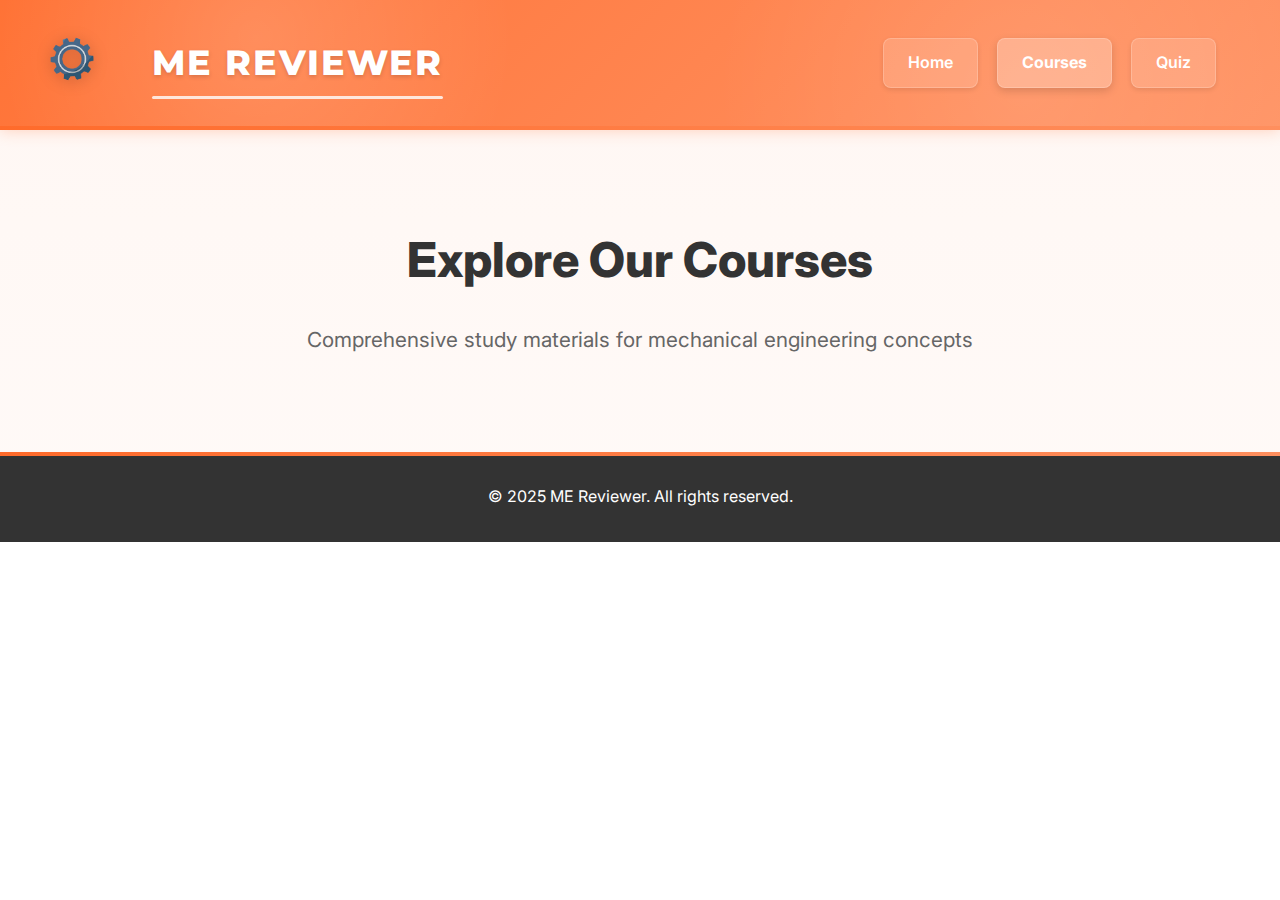
<file: Mech Eng Reviewer/courses.html>
<!DOCTYPE html>
<html lang="en">
<head>
    <meta charset="UTF-8">
    <meta name="viewport" content="width=device-width, initial-scale=1.0">
    <title>ME Reviewer - Courses</title>
    
    <!-- Favicon and App Icons -->
    <link rel="icon" href="images/NBFavicon.png" type="image/png">
    <link rel="shortcut icon" href="images/NBFavicon.png" type="image/png">
    <link rel="apple-touch-icon" href="images/NBFavicon.png">
    <meta name="apple-mobile-web-app-capable" content="yes">
    <meta name="apple-mobile-web-app-status-bar-style" content="black-translucent">
    <meta name="apple-mobile-web-app-title" content="ME Reviewer">
    
    <!-- Web App Manifest -->
    <link rel="manifest" href="manifest.json">
    
    <!-- Stylesheets -->
    <link rel="stylesheet" href="styles/main.css">
    <link rel="preconnect" href="https://fonts.googleapis.com">
    <link rel="preconnect" href="https://fonts.gstatic.com" crossorigin>
    <link href="https://fonts.googleapis.com/css2?family=Inter:wght@300;400;500;600;700&family=Montserrat:wght@600;700;800&display=swap" rel="stylesheet">
</head>
<body>
    <header>
        <nav class="navbar">
            <!-- Desktop/Laptop Layout -->
            <div class="logo-container">
                <a href="index.html">
                    <img src="images/NBGear.png" alt="ME Reviewer Logo" class="site-logo">
                </a>
                <a href="index.html" style="text-decoration: none;">
                    <h1>ME REVIEWER</h1>
                </a>
            </div>
            
            <!-- Mobile Layout -->
            <div class="header-top">
                <img src="images/NBGear.png" alt="ME Reviewer Logo" class="site-logo">
            </div>
            <h1 class="site-title">ME REVIEWER</h1>
            <div class="title-underline"></div>
            
            <!-- Navigation (shared between layouts) -->
            <div class="nav-links">
                <a href="index.html" class="nav-button">Home</a>
                <a href="courses.html" class="nav-button active">Courses</a>
                <a href="quiz.html" class="nav-button">Quiz</a>
            </div>
        </nav>
    </header>

    <main>
        <section class="hero">
            <h2>Explore Our Courses</h2>
            <p>Comprehensive study materials for mechanical engineering concepts</p>
        </section>

        <!-- Content section placeholder -->
        <section class="courses-content">
            <!-- Your course content will go here -->
        </section>
    </main>

    <footer>
        <p>&copy; 2025 ME Reviewer. All rights reserved.</p>
    </footer>
</body>
</html>
</file>
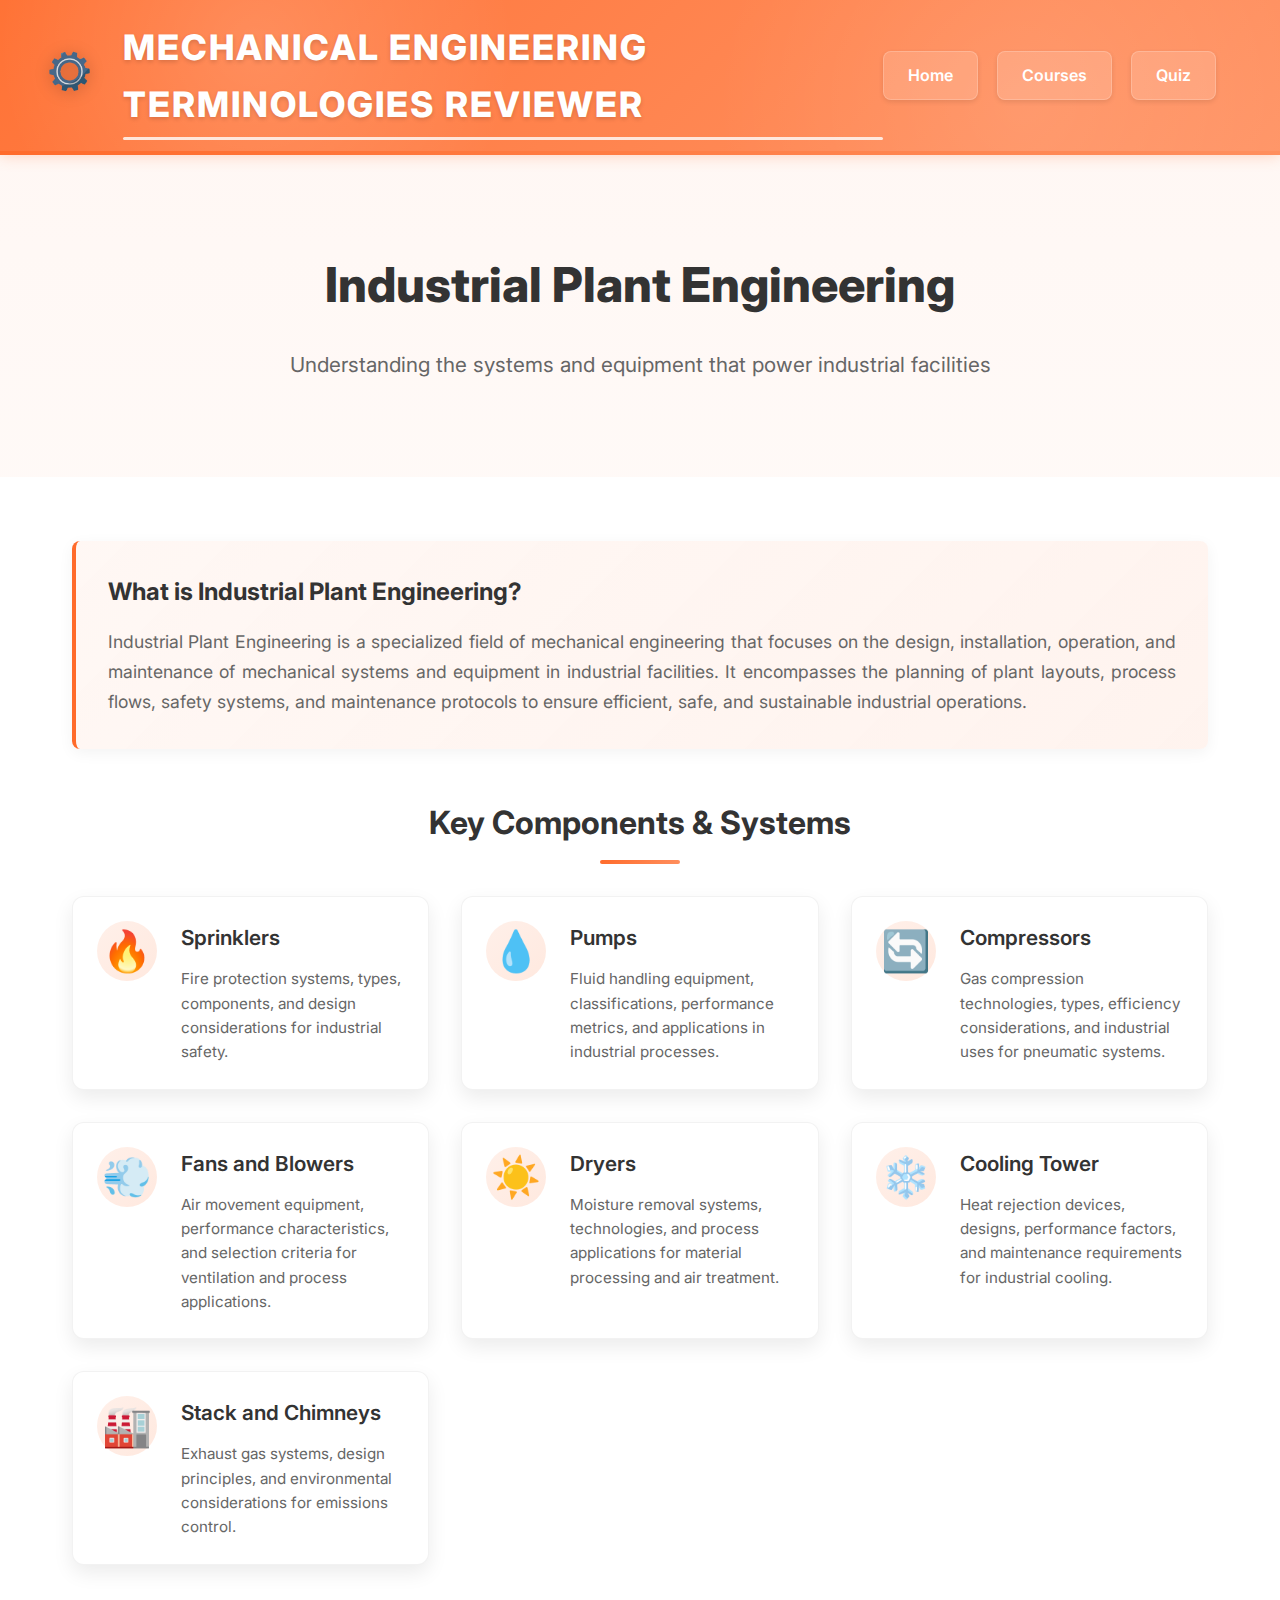
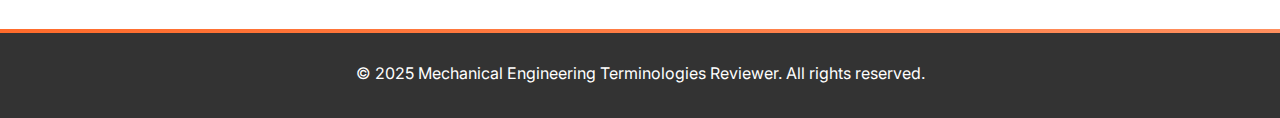
<file: Mech Eng Reviewer/industrial-plant.html>
<!DOCTYPE html>
<html lang="en">
<head>
    <meta charset="UTF-8">
    <meta name="viewport" content="width=device-width, initial-scale=1.0">
    <title>Industrial Plant Engineering - Mechanical Engineering Terminologies Reviewer</title>
    
    <!-- Favicon -->
    <link rel="icon" href="images/NBFavicon.png" type="image/png">
    <link rel="shortcut icon" href="images/NBFavicon.png" type="image/png">
    
    <!-- Stylesheets -->
    <link rel="stylesheet" href="styles/main.css">
    <link rel="preconnect" href="https://fonts.googleapis.com">
    <link rel="preconnect" href="https://fonts.gstatic.com" crossorigin>
    <link href="https://fonts.googleapis.com/css2?family=Inter:wght@300;400;500;600;700&display=swap" rel="stylesheet">
</head>
<body>
    <header>
        <nav class="navbar">
            <div class="logo-container">
                <a href="index.html">
                    <img src="images/NBGear.png" alt="ME Reviewer Logo" class="site-logo">
                </a>
                <a href="index.html" style="text-decoration: none;">
                    <h1>Mechanical Engineering Terminologies Reviewer</h1>
                </a>
            </div>
            <div class="nav-links">
                <a href="index.html" class="nav-button">Home</a>
                <a href="courses.html" class="nav-button">Courses</a>
                <a href="quiz.html" class="nav-button">Quiz</a>
            </div>
        </nav>
    </header>

    <main>
        <section class="hero">
            <h2>Industrial Plant Engineering</h2>
            <p>Understanding the systems and equipment that power industrial facilities</p>
        </section>

        <section class="content-section">
            <div class="container">
                <div class="definition-box">
                    <h3>What is Industrial Plant Engineering?</h3>
                    <p style="text-align: justify;">Industrial Plant Engineering is a specialized field of mechanical engineering that focuses on the design, installation, operation, and maintenance of mechanical systems and equipment in industrial facilities. It encompasses the planning of plant layouts, process flows, safety systems, and maintenance protocols to ensure efficient, safe, and sustainable industrial operations.</p>
                </div>

                <h3 class="section-title">Key Components & Systems</h3>
                <div class="topics-container">
                    <div class="topic-card">
                        <div class="topic-icon">🔥</div>
                        <div class="topic-content">
                            <h3>Sprinklers</h3>
                            <p>Fire protection systems, types, components, and design considerations for industrial safety.</p>
                        </div>
                    </div>

                    <div class="topic-card">
                        <div class="topic-icon">💧</div>
                        <div class="topic-content">
                            <h3>Pumps</h3>
                            <p>Fluid handling equipment, classifications, performance metrics, and applications in industrial processes.</p>
                        </div>
                    </div>

                    <div class="topic-card">
                        <div class="topic-icon">🔄</div>
                        <div class="topic-content">
                            <h3>Compressors</h3>
                            <p>Gas compression technologies, types, efficiency considerations, and industrial uses for pneumatic systems.</p>
                        </div>
                    </div>

                    <div class="topic-card">
                        <div class="topic-icon">💨</div>
                        <div class="topic-content">
                            <h3>Fans and Blowers</h3>
                            <p>Air movement equipment, performance characteristics, and selection criteria for ventilation and process applications.</p>
                        </div>
                    </div>

                    <div class="topic-card">
                        <div class="topic-icon">☀️</div>
                        <div class="topic-content">
                            <h3>Dryers</h3>
                            <p>Moisture removal systems, technologies, and process applications for material processing and air treatment.</p>
                        </div>
                    </div>

                    <div class="topic-card">
                        <div class="topic-icon">❄️</div>
                        <div class="topic-content">
                            <h3>Cooling Tower</h3>
                            <p>Heat rejection devices, designs, performance factors, and maintenance requirements for industrial cooling.</p>
                        </div>
                    </div>

                    <div class="topic-card">
                        <div class="topic-icon">🏭</div>
                        <div class="topic-content">
                            <h3>Stack and Chimneys</h3>
                            <p>Exhaust gas systems, design principles, and environmental considerations for emissions control.</p>
                        </div>
                    </div>
                </div>
            </div>
        </section>
    </main>

    <footer>
        <p>&copy; 2025 Mechanical Engineering Terminologies Reviewer. All rights reserved.</p>
    </footer>
    <script src="scripts/navigation.js"></script>
</body>
</html>
</file>
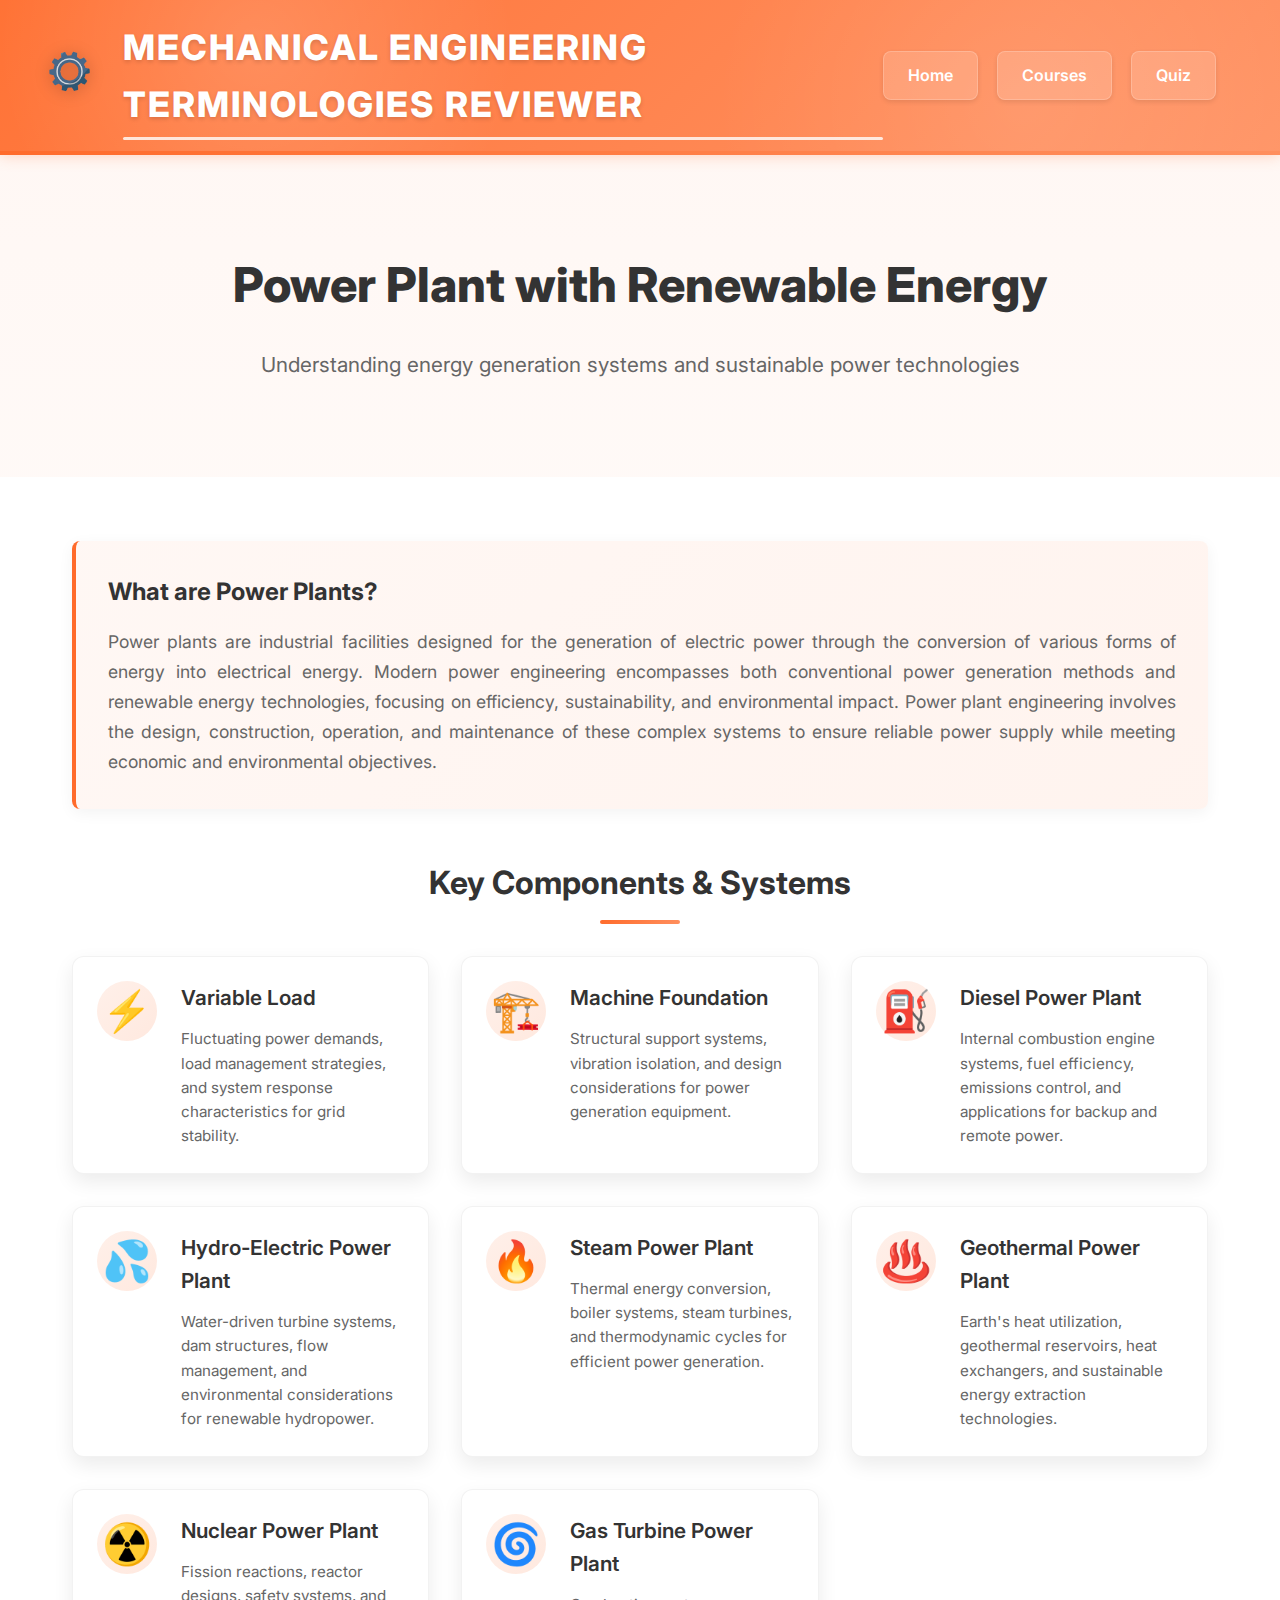
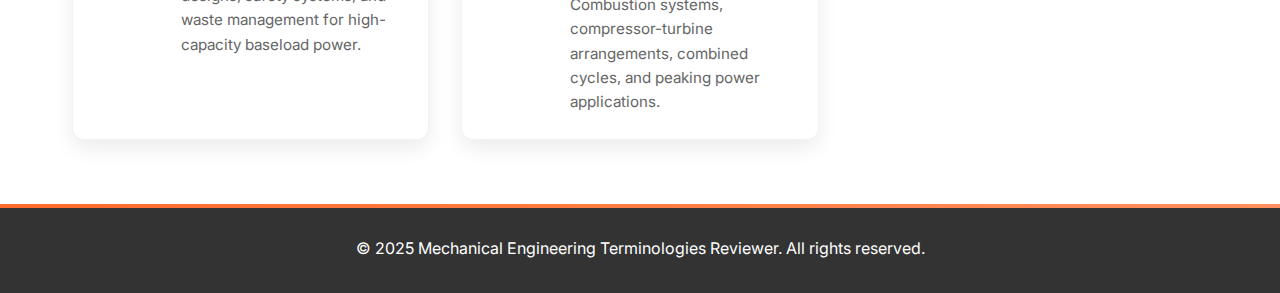
<file: Mech Eng Reviewer/power-plant.html>
<!DOCTYPE html>
<html lang="en">
<head>
    <meta charset="UTF-8">
    <meta name="viewport" content="width=device-width, initial-scale=1.0">
    <title>Mechanical Engineering Terminologies Reviewer</title>
    
    <!-- Favicon and App Icons -->
    <link rel="icon" href="images/NBFavicon.png" type="image/png">
    <link rel="shortcut icon" href="images/NBFavicon.png" type="image/png">
    <link rel="apple-touch-icon" href="images/NBFavicon.png">
    <meta name="apple-mobile-web-app-capable" content="yes">
    <meta name="apple-mobile-web-app-status-bar-style" content="black-translucent">
    <meta name="apple-mobile-web-app-title" content="ME Reviewer">
    
    <!-- Web App Manifest -->
    <link rel="manifest" href="manifest.json">
    
    <!-- Stylesheets -->
    <link rel="stylesheet" href="styles/main.css">
    <link rel="preconnect" href="https://fonts.googleapis.com">
    <link rel="preconnect" href="https://fonts.gstatic.com" crossorigin>
    <link href="https://fonts.googleapis.com/css2?family=Inter:wght@300;400;500;600;700&display=swap" rel="stylesheet">
</head>
<body>
    <header>
        <nav class="navbar">
            <div class="logo-container">
                <a href="index.html">
                    <img src="images/NBGear.png" alt="ME Reviewer Logo" class="site-logo">
                </a>
                <a href="index.html" style="text-decoration: none;">
                    <h1>Mechanical Engineering Terminologies Reviewer</h1>
                </a>
            </div>
            <div class="nav-links">
                <a href="index.html" class="nav-button">Home</a>
                <a href="courses.html" class="nav-button">Courses</a>
                <a href="quiz.html" class="nav-button">Quiz</a>
            </div>
        </nav>
    </header>

    <main>
        <section class="hero">
            <h2>Power Plant with Renewable Energy</h2>
            <p>Understanding energy generation systems and sustainable power technologies</p>
        </section>

        <section class="content-section">
            <div class="container">
                <div class="definition-box">
                    <h3>What are Power Plants?</h3>
                    <p style="text-align: justify;">Power plants are industrial facilities designed for the generation of electric power through the conversion of various forms of energy into electrical energy. Modern power engineering encompasses both conventional power generation methods and renewable energy technologies, focusing on efficiency, sustainability, and environmental impact. Power plant engineering involves the design, construction, operation, and maintenance of these complex systems to ensure reliable power supply while meeting economic and environmental objectives.</p>
                </div>

                <h3 class="section-title">Key Components & Systems</h3>
                <div class="topics-container">
                    <div class="topic-card">
                        <div class="topic-icon">⚡</div>
                        <div class="topic-content">
                            <h3>Variable Load</h3>
                            <p>Fluctuating power demands, load management strategies, and system response characteristics for grid stability.</p>
                        </div>
                    </div>

                    <div class="topic-card">
                        <div class="topic-icon">🏗️</div>
                        <div class="topic-content">
                            <h3>Machine Foundation</h3>
                            <p>Structural support systems, vibration isolation, and design considerations for power generation equipment.</p>
                        </div>
                    </div>

                    <div class="topic-card">
                        <div class="topic-icon">⛽</div>
                        <div class="topic-content">
                            <h3>Diesel Power Plant</h3>
                            <p>Internal combustion engine systems, fuel efficiency, emissions control, and applications for backup and remote power.</p>
                        </div>
                    </div>

                    <div class="topic-card">
                        <div class="topic-icon">💦</div>
                        <div class="topic-content">
                            <h3>Hydro-Electric Power Plant</h3>
                            <p>Water-driven turbine systems, dam structures, flow management, and environmental considerations for renewable hydropower.</p>
                        </div>
                    </div>

                    <div class="topic-card">
                        <div class="topic-icon">🔥</div>
                        <div class="topic-content">
                            <h3>Steam Power Plant</h3>
                            <p>Thermal energy conversion, boiler systems, steam turbines, and thermodynamic cycles for efficient power generation.</p>
                        </div>
                    </div>

                    <div class="topic-card">
                        <div class="topic-icon">♨️</div>
                        <div class="topic-content">
                            <h3>Geothermal Power Plant</h3>
                            <p>Earth's heat utilization, geothermal reservoirs, heat exchangers, and sustainable energy extraction technologies.</p>
                        </div>
                    </div>

                    <div class="topic-card">
                        <div class="topic-icon">☢️</div>
                        <div class="topic-content">
                            <h3>Nuclear Power Plant</h3>
                            <p>Fission reactions, reactor designs, safety systems, and waste management for high-capacity baseload power.</p>
                        </div>
                    </div>

                    <div class="topic-card">
                        <div class="topic-icon">🌀</div>
                        <div class="topic-content">
                            <h3>Gas Turbine Power Plant</h3>
                            <p>Combustion systems, compressor-turbine arrangements, combined cycles, and peaking power applications.</p>
                        </div>
                    </div>
                </div>
            </div>
        </section>
    </main>

    <footer>
        <p>&copy; 2025 Mechanical Engineering Terminologies Reviewer. All rights reserved.</p>
    </footer>
    <script src="scripts/navigation.js"></script>
</body>
</html>
</file>
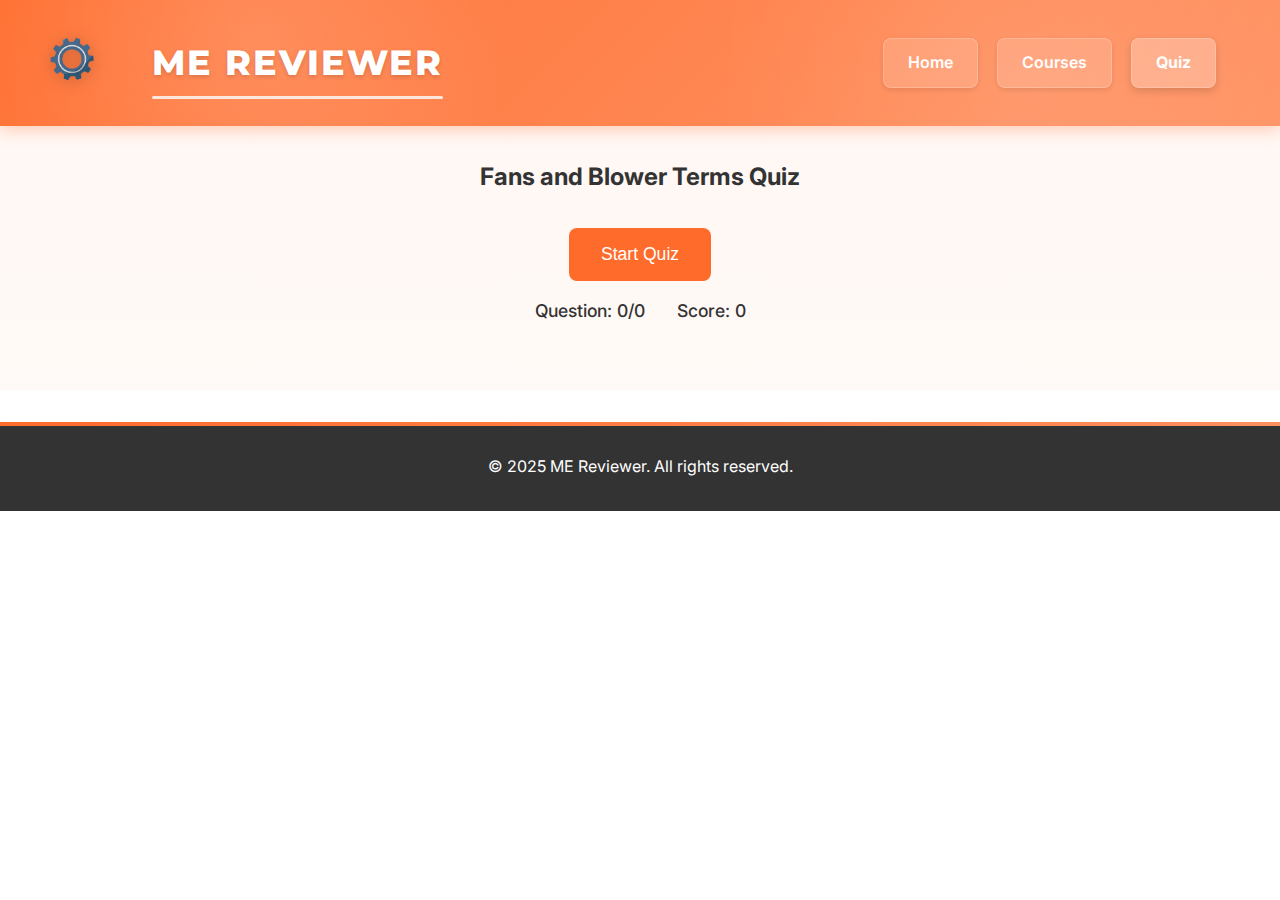
<file: Mech Eng Reviewer/quiz-fans-blowers.html>
<!DOCTYPE html>
<html lang="en">
<head>
    <meta charset="UTF-8">
    <meta name="viewport" content="width=device-width, initial-scale=1.0">
    <title>ME Reviewer - Fans & Blowers Quiz</title>
    
    <!-- Favicon and App Icons -->
    <link rel="icon" href="images/NBFavicon.png" type="image/png">
    <link rel="shortcut icon" href="images/NBFavicon.png" type="image/png">
    <link rel="apple-touch-icon" href="images/NBFavicon.png">
    <meta name="apple-mobile-web-app-capable" content="yes">
    <meta name="apple-mobile-web-app-status-bar-style" content="black-translucent">
    <meta name="apple-mobile-web-app-title" content="ME Reviewer">
    
    <!-- Web App Manifest -->
    <link rel="manifest" href="manifest.json">
    
    <!-- Google Fonts - Added Montserrat -->
    <link rel="preconnect" href="https://fonts.googleapis.com">
    <link rel="preconnect" href="https://fonts.gstatic.com" crossorigin>
    <link href="https://fonts.googleapis.com/css2?family=Inter:wght@300;400;500;600;700&family=Montserrat:wght@600;700;800&display=swap" rel="stylesheet">
    
    <!-- Stylesheets -->
    <link rel="stylesheet" href="styles/main.css">
    <link rel="stylesheet" href="styles/quiz-page.css">
</head>
<body>
    <header>
        <nav class="navbar">
            <!-- Desktop/Laptop Layout -->
            <div class="logo-container">
                <a href="index.html">
                    <img src="images/NBGear.png" alt="ME Reviewer Logo" class="site-logo">
                </a>
                <a href="index.html" style="text-decoration: none;">
                    <h1>ME REVIEWER</h1>
                </a>
            </div>
            
            <!-- Mobile Layout -->
            <div class="header-top">
                <img src="images/NBGear.png" alt="ME Reviewer Logo" class="site-logo">
            </div>
            <h1 class="site-title">ME REVIEWER</h1>
            <div class="title-underline"></div>
            
            <!-- Navigation (shared between layouts) -->
            <div class="nav-links">
                <a href="index.html" class="nav-button">Home</a>
                <a href="courses.html" class="nav-button">Courses</a>
                <a href="quiz.html" class="nav-button active">Quiz</a>
            </div>
        </nav>
    </header>

    <main>
        <section class="quiz-header">
            <h2>Fans and Blower Terms Quiz</h2>
            <div class="quiz-controls">
                <button id="startQuiz" class="primary-button">Start Quiz</button>
                <div class="quiz-info">
                    <span id="questionNumber">Question: 0/0</span>
                    <span id="score">Score: 0</span>
                </div>
            </div>
        </section>

        <section class="quiz-container">
            <div id="quizContent" class="hidden">
                <div class="question-container">
                    <p id="question" class="question-text"></p>
                    <div id="choices" class="choices-container">
                        <!-- Choices will be dynamically inserted here -->
                    </div>
                </div>
                <div class="button-container">
                    <button id="nextQuestion" class="secondary-button" disabled>Next Question</button>
                </div>
            </div>

            <div id="results" class="hidden">
                <h3>Quiz Complete!</h3>
                <p>Your final score: <span id="finalScore">0</span></p>
                <button id="retakeQuiz" class="primary-button">Retake Quiz</button>
                <a href="quiz.html" class="secondary-button">Back to Topics</a>
            </div>
        </section>
    </main>

    <footer>
        <p>&copy; 2025 ME Reviewer. All rights reserved.</p>
    </footer>

    <script src="scripts/fans-blowers-quiz.js"></script>
</body>
</html>
</file>
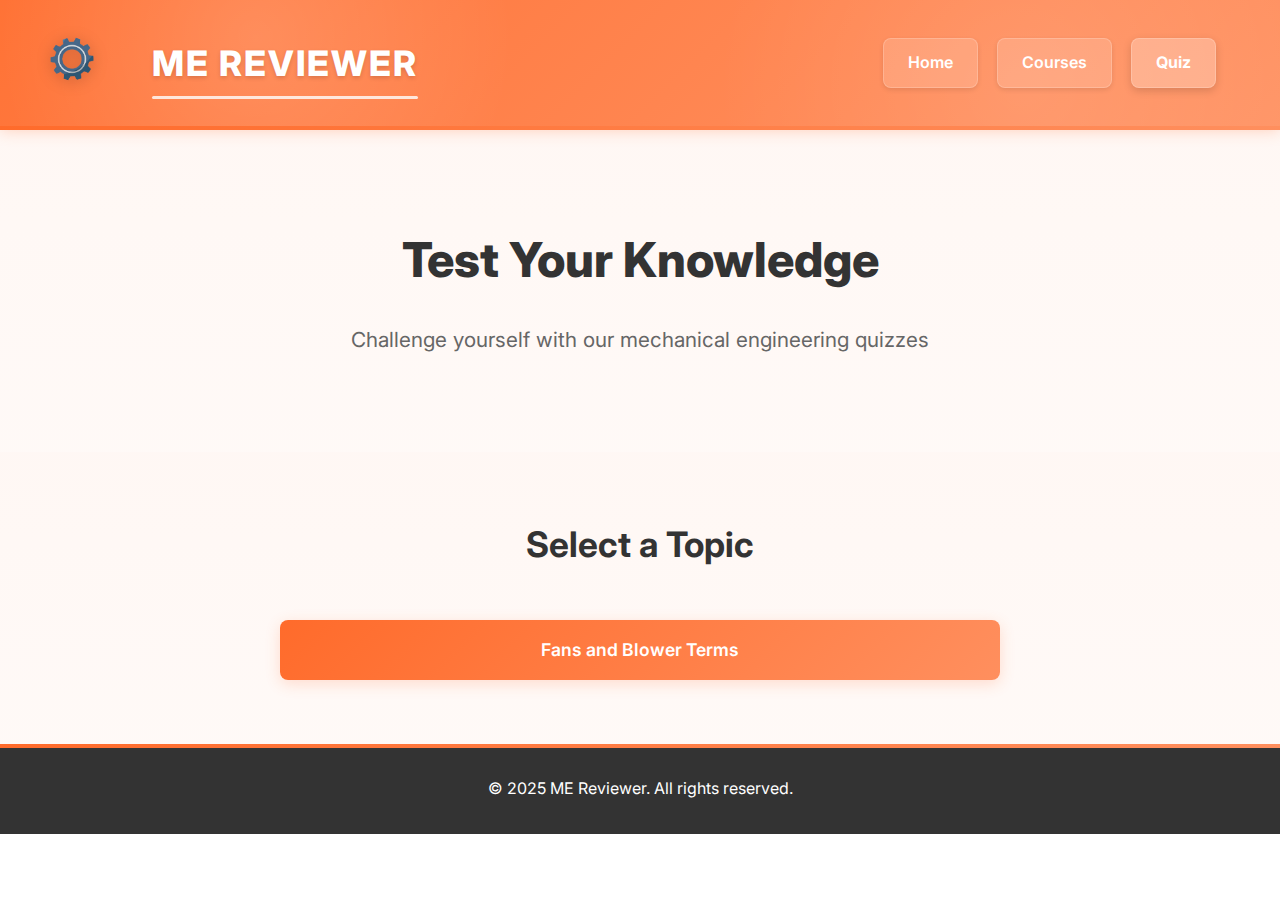
<file: Mech Eng Reviewer/quiz.html>
<!DOCTYPE html>
<html lang="en">
<head>
    <meta charset="UTF-8">
    <meta name="viewport" content="width=device-width, initial-scale=1.0">
    <title>ME Reviewer - Quiz</title>
    
    <!-- Favicon and App Icons -->
    <link rel="icon" href="images/NBFavicon.png" type="image/png">
    <link rel="shortcut icon" href="images/NBFavicon.png" type="image/png">
    <link rel="apple-touch-icon" href="images/NBFavicon.png">
    <meta name="apple-mobile-web-app-capable" content="yes">
    <meta name="apple-mobile-web-app-status-bar-style" content="black-translucent">
    <meta name="apple-mobile-web-app-title" content="ME Reviewer">
    
    <!-- Web App Manifest -->
    <link rel="manifest" href="manifest.json">
    
    <!-- Stylesheets -->
    <link rel="stylesheet" href="styles/main.css">
    <link rel="stylesheet" href="styles/quiz-dropdowns.css">
    <link rel="preconnect" href="https://fonts.googleapis.com">
    <link rel="preconnect" href="https://fonts.gstatic.com" crossorigin>
    <link href="https://fonts.googleapis.com/css2?family=Inter:wght@300;400;500;600;700&display=swap" rel="stylesheet">
</head>
<body>
    <header>
        <nav class="navbar">
            <div class="logo-container">
                <a href="index.html">
                    <img src="images/NBGear.png" alt="ME Reviewer Logo" class="site-logo">
                </a>
                <a href="index.html" style="text-decoration: none;">
                    <h1>ME Reviewer</h1>
                </a>
            </div>
            <div class="nav-links">
                <a href="index.html" class="nav-button">Home</a>
                <a href="courses.html" class="nav-button">Courses</a>
                <a href="quiz.html" class="nav-button active">Quiz</a>
            </div>
        </nav>
    </header>

    <main>
        <section class="hero">
            <h2>Test Your Knowledge</h2>
            <p>Challenge yourself with our mechanical engineering quizzes</p>
        </section>

        <section class="quiz-content">
            <div class="quiz-container">
                <h2>Select a Topic</h2>
                
                <!-- Direct links instead of dropdowns -->
                <div class="quiz-links">
                    <a href="quiz-fans-blowers.html" class="quiz-link">
                        Fans and Blower Terms
                    </a>
                    <!-- Add more direct links here as needed -->
                </div>
            </div>
        </section>
    </main>

    <footer>
        <p>&copy; 2025 ME Reviewer. All rights reserved.</p>
    </footer>

    <script src="scripts/navigation.js"></script>
    <script src="scripts/quiz-dropdowns.js"></script>
    <script>
        document.addEventListener('DOMContentLoaded', function() {
            // Get elements
            const industrialBtn = document.getElementById('industrial-btn');
            const industrialDropdown = document.getElementById('industrial-dropdown');
            const powerplantBtn = document.getElementById('powerplant-btn');
            const powerplantDropdown = document.getElementById('powerplant-dropdown');
            
            // Make sure the industrial dropdown has the link
            if (industrialDropdown.children.length === 0) {
                const link = document.createElement('a');
                link.href = 'quiz-fans-blowers.html';
                link.textContent = 'Fans and Blower Terms';
                industrialDropdown.appendChild(link);
            }
            
            // Industrial button click handler
            industrialBtn.addEventListener('click', function(e) {
                e.preventDefault();
                e.stopPropagation();
                
                // Close power plant dropdown if open
                powerplantDropdown.style.display = 'none';
                powerplantBtn.classList.remove('active');
                
                // Toggle industrial dropdown
                if (industrialDropdown.style.display === 'block') {
                    industrialDropdown.style.display = 'none';
                    industrialBtn.classList.remove('active');
                } else {
                    industrialDropdown.style.display = 'block';
                    industrialBtn.classList.add('active');
                }
            });
            
            // Power plant button click handler
            powerplantBtn.addEventListener('click', function(e) {
                e.preventDefault();
                e.stopPropagation();
                
                // Close industrial dropdown if open
                industrialDropdown.style.display = 'none';
                industrialBtn.classList.remove('active');
                
                // Toggle power plant dropdown
                if (powerplantDropdown.style.display === 'block') {
                    powerplantDropdown.style.display = 'none';
                    powerplantBtn.classList.remove('active');
                } else {
                    powerplantDropdown.style.display = 'block';
                    powerplantBtn.classList.add('active');
                }
            });
            
            // Close dropdowns when clicking outside
            document.addEventListener('click', function(e) {
                if (!e.target.closest('.dropdown')) {
                    industrialDropdown.style.display = 'none';
                    industrialBtn.classList.remove('active');
                    powerplantDropdown.style.display = 'none';
                    powerplantBtn.classList.remove('active');
                }
            });
            
            // Prevent dropdown content clicks from closing the dropdown
            industrialDropdown.addEventListener('click', function(e) {
                e.stopPropagation();
            });
            
            powerplantDropdown.addEventListener('click', function(e) {
                e.stopPropagation();
            });
        });
    </script>
</body>
</html>
</file>
<file: Mech Eng Reviewer/styles/main.css>
:root {
    --primary-orange: #FF6B2B;
    --secondary-orange: #FF8F5E;
    --dark-gray: #333333;
    --medium-gray: #666666;
    --light-gray: #F5F5F5;
    --white: #FFFFFF;
    --gradient: linear-gradient(135deg, var(--primary-orange), var(--secondary-orange));
}

* {
    margin: 0;
    padding: 0;
    box-sizing: border-box;
}

body {
    font-family: 'Inter', sans-serif;
    line-height: 1.6;
    color: var(--dark-gray);
    background-color: var(--white);
}

/* Enhanced Navbar with consistent title across all devices */
.navbar {
    background: var(--gradient);
    padding: 1.5rem 2rem;
    box-shadow: 0 4px 15px rgba(255, 107, 43, 0.2);
    position: relative;
    overflow: hidden;
    display: flex;
    justify-content: space-between;
    align-items: center;
}

.navbar::before {
    content: '';
    position: absolute;
    top: 0;
    left: 0;
    right: 0;
    bottom: 0;
    background: radial-gradient(circle at center, rgba(255,255,255,0.1) 0%, transparent 70%);
}

.logo-container {
    display: flex;
    align-items: center;
    gap: 1rem;
}

.site-logo {
    width: 90px;
    height: 90px;
    object-fit: contain;
    transition: all 0.3s ease;
}

.logo-container h1 {
    color: var(--white);
    font-size: 1.8rem;
    font-weight: 700;
    text-transform: uppercase;
    letter-spacing: 1px;
    text-shadow: 2px 2px 4px rgba(0,0,0,0.2);
    transition: all 0.3s ease;
}

/* Desktop and laptop styles */
@media (min-width: 769px) {
    .site-logo {
        width: 100px;
        height: 100px;
    }
    
    .logo-container h1 {
        font-size: 2rem;
    }
}

/* Mobile optimizations - larger logo, smaller text */
@media (max-width: 768px) {
    .navbar {
        padding: 1rem;
    }
    
    .logo-container {
        flex-direction: row;
        align-items: center;
        text-align: center;
    }
    
    .site-logo {
        width: 160px;  /* Significantly larger logo for mobile */
        height: 160px;
    }
    
    .logo-container h1 {
        font-size: 1.1rem;  /* Smaller title text */
        text-align: center;
        letter-spacing: 0.5px;
    }
    
    .nav-links {
        margin-top: 0.8rem;
        justify-content: center;
        width: 100%;
    }
}

/* Further refinements for smaller screens */
@media (max-width: 480px) {
    .site-logo {
        width: 120px;
        height: 120px;
    }
    
    .logo-container h1 {
        font-size: 1rem;
    }
}

/* Optimize for very small screens */
@media (max-width: 360px) {
    .site-logo {
        width: 100px;
        height: 100px;
    }
    
    .logo-container h1 {
        font-size: 0.9rem;
    }
}

/* Enhanced Navigation Links Styles */
.nav-links {
    display: flex;
    gap: 1.5rem;
    margin-right: 2rem;
    z-index: 100;
}

.nav-button {
    color: var(--white);
    text-decoration: none;
    font-weight: 600;
    font-size: 1.1rem;
    padding: 0.8rem 1.5rem;
    border-radius: 8px;
    transition: all 0.3s ease;
    background: rgba(255, 255, 255, 0.1);
    cursor: pointer;
    display: inline-block;
    position: relative;
    overflow: hidden;
}

/* Button hover effect */
.nav-button:hover {
    background: rgba(255, 255, 255, 0.2);
    transform: translateY(-2px);
    box-shadow: 0 4px 8px rgba(0, 0, 0, 0.1);
}

/* Button active state */
.nav-button.active {
    background: rgba(255, 255, 255, 0.25);
    box-shadow: 0 2px 4px rgba(0, 0, 0, 0.1);
    font-weight: 700;
}

/* Button click effect */
.nav-button:active {
    transform: translateY(1px);
    box-shadow: 0 2px 4px rgba(0, 0, 0, 0.1);
}

/* Ripple effect */
.nav-button::after {
    content: '';
    position: absolute;
    width: 100%;
    height: 100%;
    top: 0;
    left: 0;
    pointer-events: none;
    background-image: radial-gradient(circle, rgba(255, 255, 255, 0.3) 10%, transparent 10.01%);
    background-repeat: no-repeat;
    background-position: 50%;
    transform: scale(10, 10);
    opacity: 0;
    transition: transform 0.5s, opacity 1s;
}

.nav-button:active::after {
    transform: scale(0, 0);
    opacity: 0.3;
    transition: 0s;
}

/* Ensure links are clickable */
.nav-links a {
    position: relative;
    z-index: 2;
}

/* Mobile responsiveness for navigation - updated for smaller, cleaner buttons */
@media (max-width: 768px) {
    .navbar {
        padding: 0.8rem;
        flex-direction: row;
        justify-content: space-between;
    }
    
    .logo-container {
        margin-bottom: 0;
        align-items: center;
    }
    
    .site-logo {
        width: 35px;
        height: 35px;
    }
    
    .logo-container h1 {
        font-size: 1rem;
        margin-left: 0.5rem;
    }
    
    .nav-links {
        margin-right: 0;
        margin-top: 0;
        gap: 0.2rem;
        justify-content: flex-end;
        flex-wrap: nowrap;
    }
    
    .nav-button {
        font-size: 0.7rem;
        padding: 0.3rem 0.5rem;
        border-radius: 4px;
        font-weight: 500;
        letter-spacing: 0.5px;
        background: rgba(255, 255, 255, 0.15);
        min-width: auto;
        text-align: center;
        min-height: 28px;
        display: flex;
        align-items: center;
        justify-content: center;
    }
    
    .nav-button.active {
        background: rgba(255, 255, 255, 0.3);
        box-shadow: 0 1px 3px rgba(0, 0, 0, 0.1);
        animation: none;
    }
}

/* Further refinements for smaller screens */
@media (max-width: 480px) {
    .nav-button {
        font-size: 0.65rem;
        padding: 0.25rem 0.4rem;
        min-height: 26px;
    }
}

/* Optimize for very small screens */
@media (max-width: 360px) {
    .nav-links {
        gap: 0.15rem;
    }
    
    .nav-button {
        font-size: 0.6rem;
        padding: 0.2rem 0.35rem;
        min-height: 24px;
    }
}

/* Touch device optimizations */
@media (hover: none) {
    .nav-button:hover {
        transform: none;
    }
    
    .nav-button:active {
        background: rgba(255, 255, 255, 0.3);
    }
}

/* Enhanced Hero Section */
.hero {
    background: linear-gradient(rgba(255, 107, 43, 0.05), rgba(255, 143, 94, 0.05));
    padding: 6rem 2rem;
    text-align: center;
    position: relative;
}

.hero::before {
    content: '';
    position: absolute;
    top: 0;
    left: 0;
    right: 0;
    height: 4px;
    background: var(--gradient);
}

.hero h2 {
    font-size: 3rem;
    margin-bottom: 1.5rem;
    color: var(--dark-gray);
    font-weight: 800;
    animation: fadeInUp 0.8s ease-out;
}

.hero p {
    font-size: 1.3rem;
    color: var(--medium-gray);
    max-width: 800px;
    margin: 0 auto;
    animation: fadeInUp 1s ease-out;
}

/* Enhanced Subject Cards */
.subjects {
    padding: 6rem 2rem;
    background: radial-gradient(circle at top right, rgba(255,107,43,0.05), transparent 70%);
}

.subject-grid {
    max-width: 1200px;
    margin: 0 auto;
    display: grid;
    grid-template-columns: repeat(auto-fit, minmax(300px, 1fr));
    gap: 2.5rem;
}

.subject-card {
    background-color: var(--white);
    border-radius: 16px;
    box-shadow: 0 10px 20px rgba(0,0,0,0.05);
    transition: all 0.4s cubic-bezier(0.175, 0.885, 0.32, 1.275);
    text-decoration: none;
    overflow: hidden;
    position: relative;
}

.subject-card::before {
    content: '';
    position: absolute;
    top: 0;
    left: 0;
    right: 0;
    height: 4px;
    background: var(--gradient);
    transform: scaleX(0);
    transition: transform 0.3s ease;
}

.subject-card:hover {
    transform: translateY(-10px);
    box-shadow: 0 20px 40px rgba(255, 107, 43, 0.15);
}

.subject-card:hover::before {
    transform: scaleX(1);
}

.card-content {
    padding: 2.5rem;
    position: relative;
}

.card-content h3 {
    color: var(--primary-orange);
    font-size: 1.8rem;
    margin-bottom: 1rem;
    font-weight: 700;
    transition: color 0.3s ease;
}

.card-content p {
    color: var(--medium-gray);
    margin-bottom: 2rem;
    font-size: 1.1rem;
    line-height: 1.7;
}

.arrow {
    position: absolute;
    bottom: 2rem;
    right: 2rem;
    color: var(--primary-orange);
    font-size: 1.8rem;
    transition: all 0.3s ease;
    display: flex;
    align-items: center;
    justify-content: center;
    width: 40px;
    height: 40px;
    border-radius: 50%;
    background: rgba(255, 107, 43, 0.1);
}

.subject-card:hover .arrow {
    transform: translateX(10px);
    background: var(--primary-orange);
    color: var(--white);
}

/* Enhanced Footer */
footer {
    background: var(--dark-gray);
    padding: 2rem;
    text-align: center;
    color: var(--white);
    position: relative;
}

footer::before {
    content: '';
    position: absolute;
    top: 0;
    left: 0;
    right: 0;
    height: 4px;
    background: var(--gradient);
}

/* Animations */
@keyframes fadeInDown {
    from {
        opacity: 0;
        transform: translateY(-20px);
    }
    to {
        opacity: 1;
        transform: translateY(0);
    }
}

@keyframes fadeInUp {
    from {
        opacity: 0;
        transform: translateY(20px);
    }
    to {
        opacity: 1;
        transform: translateY(0);
    }
}

/* Responsive Design */
@media (max-width: 768px) {
    .logo h1 {
        font-size: 1.8rem;
    }

    .hero h2 {
        font-size: 2.2rem;
    }

    .hero p {
        font-size: 1.1rem;
    }

    .subject-grid {
        grid-template-columns: 1fr;
        padding: 0 1rem;
    }

    .card-content h3 {
        font-size: 1.6rem;
    }
}

/* Add smooth scrolling */
html {
    scroll-behavior: smooth;
}

/* Add hover effect for interactive elements */
a, button {
    transition: all 0.3s ease;
}

/* Add selection style */
::selection {
    background: var(--primary-orange);
    color: var(--white);
}

/* Enhanced Mobile Responsiveness */
@media (max-width: 768px) {
    /* Navbar adjustments */
    .navbar {
        padding: 1.5rem 1rem;
    }

    .logo h1 {
        font-size: 1.6rem;
        line-height: 1.3;
        padding: 0 1rem;
    }

    /* Hero section adjustments */
    .hero {
        padding: 4rem 1.5rem;
    }

    .hero h2 {
        font-size: 2rem;
        line-height: 1.3;
        margin-bottom: 1rem;
        padding: 0 0.5rem;
    }

    .hero p {
        font-size: 1.1rem;
        padding: 0 1rem;
        line-height: 1.5;
    }

    /* Subject cards adjustments */
    .subjects {
        padding: 3rem 1rem;
    }

    .subject-grid {
        grid-template-columns: 1fr;
        gap: 1.5rem;
        padding: 0 0.5rem;
    }

    .subject-card {
        margin: 0 0.5rem;
        border-radius: 12px;
    }

    .card-content {
        padding: 1.8rem;
    }

    .card-content h3 {
        font-size: 1.5rem;
        margin-bottom: 0.8rem;
    }

    .card-content p {
        font-size: 1rem;
        margin-bottom: 1.5rem;
    }

    .arrow {
        width: 35px;
        height: 35px;
        font-size: 1.5rem;
        bottom: 1.5rem;
        right: 1.5rem;
    }

    /* Footer adjustments */
    footer {
        padding: 1.5rem 1rem;
    }

    footer p {
        font-size: 0.9rem;
        line-height: 1.4;
    }
}

/* Additional mobile enhancements */
@media (max-width: 480px) {
    /* Extra small devices */
    .logo h1 {
        font-size: 1.4rem;
    }

    .hero h2 {
        font-size: 1.8rem;
    }

    .hero p {
        font-size: 1rem;
    }

    .subject-card {
        margin: 0 0.25rem;
    }

    .card-content {
        padding: 1.5rem;
    }

    /* Improve touch targets */
    .arrow {
        width: 40px;
        height: 40px;
    }
}

/* Add smooth momentum scrolling for iOS */
@supports (-webkit-overflow-scrolling: touch) {
    body {
        -webkit-overflow-scrolling: touch;
    }
}

/* Optimize animations for mobile */
@media (prefers-reduced-motion: reduce) {
    * {
        animation-duration: 0.01ms !important;
        animation-iteration-count: 1 !important;
        transition-duration: 0.01ms !important;
        scroll-behavior: auto !important;
    }
}

/* Enhanced touch feedback */
@media (hover: none) {
    .subject-card:active {
        transform: scale(0.98);
    }

    .arrow:active {
        transform: scale(0.9);
    }
}

/* Prevent text size adjustment on orientation change */
html {
    -webkit-text-size-adjust: 100%;
}

/* Improve tap target sizes */
button,
a {
    min-height: 44px;
    min-width: 44px;
}

/* Optimize images for mobile */
img {
    max-width: 100%;
    height: auto;
}

/* Add safe area insets support */
@supports (padding: max(0px)) {
    .navbar,
    .hero,
    .subjects,
    footer {
        padding-left: max(1rem, env(safe-area-inset-left));
        padding-right: max(1rem, env(safe-area-inset-right));
    }
}

/* Quiz Content Styles */
.quiz-content {
    padding: 4rem 2rem;
    background: linear-gradient(rgba(255, 107, 43, 0.05), rgba(255, 143, 94, 0.05));
}

.quiz-container {
    max-width: 800px;
    margin: 0 auto;
}

.quiz-container h2 {
    text-align: center;
    color: var(--dark-gray);
    font-size: 2.2rem;
    margin-bottom: 3rem;
    font-weight: 700;
}

/* Enhanced Dropdown Styles with mobile fixes */
.dropdown {
    margin-bottom: 1.5rem;
    position: relative;
    perspective: 1000px;
}

.dropdown-btn {
    width: 100%;
    padding: 1rem 1.5rem;
    background: var(--white);
    border: 2px solid var(--primary-orange);
    border-radius: 8px;
    font-size: 1.1rem;
    font-weight: 600;
    color: var(--dark-gray);
    cursor: pointer;
    display: flex;
    justify-content: space-between;
    align-items: center;
    transition: all 0.3s ease;
    position: relative;
    overflow: hidden;
    z-index: 1;
}

.dropdown-content {
    position: absolute;
    top: calc(100% + 5px);
    left: 0;
    width: 100%;
    background: var(--white);
    border-radius: 8px;
    box-shadow: 0 5px 20px rgba(0,0,0,0.1);
    opacity: 0;
    transform: translateY(-10px);
    pointer-events: none;
    transition: all 0.3s ease;
    z-index: 100;
    max-height: 0;
    overflow-y: auto;
}

.dropdown-content.show {
    opacity: 1;
    transform: translateY(0);
    pointer-events: auto;
    max-height: 300px; /* Increased max height */
}

.dropdown-content a {
    display: block;
    padding: 1rem 1.5rem;
    color: var(--dark-gray);
    text-decoration: none;
    transition: all 0.2s ease;
    border-bottom: 1px solid rgba(0,0,0,0.05);
}

/* Mobile optimizations for dropdown */
@media (max-width: 768px) {
    .dropdown-btn {
        animation: none; /* Disable floating animation on mobile */
    }
    
    .dropdown-btn:active {
        transform: scale(0.98);
    }
    
    .dropdown-content {
        position: absolute;
        top: 100%;
        left: 0;
        right: 0;
        width: 100%;
        max-height: 0;
        overflow-y: auto;
        -webkit-overflow-scrolling: touch;
        z-index: 1000;
    }
    
    .dropdown-content.show {
        max-height: 50vh; /* Use viewport height for better mobile experience */
        overflow-y: auto;
        -webkit-overflow-scrolling: touch;
    }
    
    .dropdown-content a {
        padding: 1.2rem;
        font-size: 1.1rem; /* Larger text for better touch targets */
    }
}

/* Floating effect */
@keyframes floating {
    0% { transform: translateY(0px); }
    50% { transform: translateY(-5px); }
    100% { transform: translateY(0px); }
}

.dropdown-btn {
    animation: floating 3s ease-in-out infinite;
}

/* Pulse effect for the dropdown icon */
@keyframes pulse {
    0% { transform: scale(1); }
    50% { transform: scale(1.1); }
    100% { transform: scale(1); }
}

.dropdown-icon {
    animation: pulse 2s infinite;
}

.dropdown-btn.active .dropdown-icon {
    animation: none;
    transform: rotate(180deg);
}

/* 3D tilt effect */
.dropdown-btn {
    transition: transform 0.3s ease;
}

.dropdown:hover .dropdown-btn {
    transform: rotateX(5deg) translateY(-2px);
}

/* Shimmer effect */
.dropdown-btn::after {
    content: '';
    position: absolute;
    top: -50%;
    left: -50%;
    width: 200%;
    height: 200%;
    background: linear-gradient(
        to right,
        rgba(255, 255, 255, 0) 0%,
        rgba(255, 255, 255, 0.3) 50%,
        rgba(255, 255, 255, 0) 100%
    );
    transform: rotate(45deg);
    transition: all 0.3s ease;
    opacity: 0;
}

.dropdown-btn:hover::after {
    animation: shimmer 1.5s infinite;
}

@keyframes shimmer {
    0% {
        transform: rotate(45deg) translateX(-100%);
    }
    100% {
        transform: rotate(45deg) translateX(100%);
    }
}

/* Mobile optimizations */
@media (max-width: 768px) {
    .dropdown-btn {
        animation: none; /* Disable floating animation on mobile */
    }
    
    .dropdown-btn:active {
        transform: scale(0.98);
    }
    
    .dropdown-content a {
        padding: 1.2rem;
    }
}

/* Reduce motion if preferred */
@media (prefers-reduced-motion: reduce) {
    .dropdown-btn,
    .dropdown-icon,
    .dropdown-content,
    .dropdown-content a {
        animation: none;
        transition: none;
    }
}

/* Mobile-First Enhancements */
@media (max-width: 768px) {
    /* Improved touch targets */
    .dropdown-btn,
    .dropdown-content a {
        padding: 1rem 1.5rem;
        min-height: 44px;
        font-size: 16px; /* Prevent auto-zoom on iOS */
    }

    /* Enhanced touch feedback */
    .dropdown-btn:active,
    .dropdown-content a:active {
        background-color: rgba(255, 107, 43, 0.1);
        transform: scale(0.98);
    }

    /* Optimize dropdown positioning */
    .dropdown-content {
        position: fixed;
        left: 0;
        right: 0;
        margin: 0 1rem;
        max-height: 60vh;
        overflow-y: auto;
        -webkit-overflow-scrolling: touch;
        border-radius: 12px;
        box-shadow: 0 4px 20px rgba(0, 0, 0, 0.15);
    }

    /* Smooth momentum scrolling */
    .dropdown-content {
        scroll-behavior: smooth;
        -webkit-overflow-scrolling: touch;
    }

    /* Improved scrollbar styling */
    .dropdown-content::-webkit-scrollbar {
        width: 8px;
    }

    .dropdown-content::-webkit-scrollbar-track {
        background: rgba(0, 0, 0, 0.05);
        border-radius: 4px;
    }

    .dropdown-content::-webkit-scrollbar-thumb {
        background: rgba(255, 107, 43, 0.3);
        border-radius: 4px;
    }

    /* Enhanced mobile animations */
    .dropdown-content {
        transform: translateY(0);
        opacity: 0;
        transition: opacity 0.3s ease, transform 0.3s cubic-bezier(0.34, 1.56, 0.64, 1);
    }

    .dropdown-content.show {
        transform: translateY(10px);
        opacity: 1;
    }

    /* Optimize for mobile gestures */
    .dropdown {
        touch-action: pan-y pinch-zoom;
    }

    /* Prevent text selection during touch interactions */
    .dropdown-btn,
    .dropdown-content a {
        user-select: none;
        -webkit-tap-highlight-color: transparent;
    }

    /* Safe area insets support */
    .dropdown-content {
        padding-bottom: env(safe-area-inset-bottom);
        padding-left: env(safe-area-inset-left);
        padding-right: env(safe-area-inset-right);
    }

    /* Improved focus states for touch */
    .dropdown-btn:focus,
    .dropdown-content a:focus {
        outline: none;
        box-shadow: inset 0 0 0 2px rgba(255, 107, 43, 0.5);
    }

    /* Loading state indicator */
    .dropdown-btn.loading::after {
        content: '';
        position: absolute;
        right: 1rem;
        width: 1.2rem;
        height: 1.2rem;
        border: 2px solid rgba(255, 107, 43, 0.3);
        border-top-color: var(--primary-orange);
        border-radius: 50%;
        animation: spin 1s linear infinite;
    }

    /* Optimize performance during scroll */
    .is-scrolling .dropdown-content {
        pointer-events: none;
    }

    /* Fix for iOS momentum scroll bug */
    .dropdown-content {
        transform: translateZ(0);
        -webkit-transform: translateZ(0);
    }

    /* Enhanced backdrop */
    .dropdown.active::before {
        content: '';
        position: fixed;
        top: 0;
        left: 0;
        right: 0;
        bottom: 0;
        background: rgba(0, 0, 0, 0.3);
        backdrop-filter: blur(4px);
        -webkit-backdrop-filter: blur(4px);
        z-index: 1;
        animation: fadeIn 0.3s ease;
    }
}

/* Animation keyframes */
@keyframes spin {
    to { transform: rotate(360deg); }
}

@keyframes fadeIn {
    from { opacity: 0; }
    to { opacity: 1; }
}

/* Reduced motion preferences */
@media (prefers-reduced-motion: reduce) {
    .dropdown-content,
    .dropdown-btn,
    .dropdown-content a {
        transition: none !important;
        animation: none !important;
    }
}

/* Industrial Plant Engineering Topic Cards */
.content-section {
    padding: 4rem 2rem;
    max-width: 1200px;
    margin: 0 auto;
}

.container {
    width: 100%;
}

.definition-box {
    background: linear-gradient(135deg, rgba(255,107,43,0.05), rgba(255,143,94,0.1));
    border-left: 4px solid var(--primary-orange);
    padding: 2rem;
    border-radius: 8px;
    margin-bottom: 3rem;
    box-shadow: 0 4px 15px rgba(0,0,0,0.05);
}

.definition-box h3 {
    color: var(--dark-gray);
    margin-bottom: 1rem;
    font-size: 1.5rem;
    font-weight: 700;
}

.definition-box p {
    color: var(--medium-gray);
    line-height: 1.7;
    font-size: 1.1rem;
}

.section-title {
    font-size: 2rem;
    color: var(--dark-gray);
    margin-bottom: 2rem;
    text-align: center;
    position: relative;
    padding-bottom: 1rem;
}

.section-title:after {
    content: '';
    position: absolute;
    bottom: 0;
    left: 50%;
    transform: translateX(-50%);
    width: 80px;
    height: 4px;
    background: var(--gradient);
    border-radius: 2px;
}

.topics-container {
    display: grid;
    grid-template-columns: repeat(auto-fit, minmax(300px, 1fr));
    gap: 2rem;
}

.topic-card {
    background: white;
    border-radius: 12px;
    box-shadow: 0 8px 20px rgba(0,0,0,0.08);
    overflow: hidden;
    transition: all 0.3s ease;
    display: flex;
    padding: 1.5rem;
    align-items: flex-start;
    border: 1px solid rgba(0,0,0,0.05);
}

.topic-card:hover {
    transform: translateY(-5px);
    box-shadow: 0 12px 25px rgba(255,107,43,0.15);
    border-color: rgba(255,107,43,0.2);
}

.topic-icon {
    font-size: 2.5rem;
    margin-right: 1.5rem;
    background: linear-gradient(135deg, rgba(255,107,43,0.1), rgba(255,143,94,0.2));
    width: 60px;
    height: 60px;
    display: flex;
    align-items: center;
    justify-content: center;
    border-radius: 50%;
    flex-shrink: 0;
}

.topic-content h3 {
    color: var(--dark-gray);
    margin-bottom: 0.8rem;
    font-size: 1.3rem;
    font-weight: 600;
}

.topic-content p {
    color: var(--medium-gray);
    font-size: 0.95rem;
    line-height: 1.6;
}

/* Responsive adjustments */
@media (max-width: 768px) {
    .content-section {
        padding: 3rem 1.5rem;
    }
    
    .definition-box {
        padding: 1.5rem;
    }
    
    .topic-card {
        padding: 1.2rem;
    }
    
    .topic-icon {
        width: 50px;
        height: 50px;
        font-size: 2rem;
        margin-right: 1rem;
    }
    
    .topic-content h3 {
        font-size: 1.2rem;
    }
}

@media (max-width: 480px) {
    .topics-container {
        grid-template-columns: 1fr;
    }
    
    .topic-card {
        flex-direction: column;
    }
    
    .topic-icon {
        margin-right: 0;
        margin-bottom: 1rem;
    }
}

/* Responsive title handling */
.mobile-title {
    display: none;
}

@media (max-width: 768px) {
    .desktop-title {
        display: none;
    }
    
    .mobile-title {
        display: block;
    }
    
    /* Adjust navbar for better mobile layout */
    .navbar {
        flex-direction: column;
    }
    
    /* Center the navigation links */
    .nav-links {
        margin-right: 0;
        margin-top: 1rem;
    }
    
    /* Add subtle animation for logo */
    .site-logo {
        animation: gentle-pulse 3s infinite alternate;
    }
    
    @keyframes gentle-pulse {
        from { transform: scale(1); }
        to { transform: scale(1.05); }
    }
}

/* Enhanced touch targets for mobile */
@media (max-width: 768px) {
    .nav-button {
        padding: 0.8rem 1.2rem;
        margin: 0 0.3rem;
    }
}

/* Ripple effect for mobile navigation */
.nav-button {
    position: relative;
    overflow: hidden;
}

.ripple-effect {
    position: absolute;
    border-radius: 50%;
    background: rgba(255, 255, 255, 0.4);
    transform: scale(0);
    animation: ripple 0.6s linear;
    pointer-events: none;
    width: 100px;
    height: 100px;
    margin-left: -50px;
    margin-top: -50px;
}

@keyframes ripple {
    to {
        transform: scale(2.5);
        opacity: 0;
    }
}

/* Add a subtle gradient to the navbar for more visual appeal */
@media (max-width: 768px) {
    .navbar::before {
        content: '';
        position: absolute;
        top: 0;
        left: 0;
        right: 0;
        bottom: 0;
        background: radial-gradient(circle at center, rgba(255,255,255,0.15) 0%, transparent 70%);
        pointer-events: none;
    }
    
    /* Add subtle shadow to navigation buttons */
    .nav-button {
        box-shadow: 0 2px 8px rgba(0, 0, 0, 0.1), 
                    inset 0 1px 1px rgba(255, 255, 255, 0.2);
        border: 1px solid rgba(255, 255, 255, 0.1);
    }
    
    /* Add transition for smooth state changes */
    .nav-button {
        transition: all 0.25s cubic-bezier(0.4, 0, 0.2, 1);
    }
}

/* Enhanced Mobile Experience */
@media (max-width: 768px) {
    /* Improved scrolling */
    html, body {
        scroll-behavior: smooth;
        -webkit-overflow-scrolling: touch;
    }
    
    /* Better touch feedback */
    a, button {
        -webkit-tap-highlight-color: transparent;
    }
    
    /* Improved card design */
    .subject-card {
        position: relative;
        background: linear-gradient(to bottom right, #fff, #f9f9f9);
    }
    
    .subject-card::after {
        content: '';
        position: absolute;
        top: 0;
        left: 0;
        width: 100%;
        height: 5px;
        background: linear-gradient(to right, #FF6B2B, #FF8F5E);
        border-radius: 5px 5px 0 0;
    }
    
    /* Improved typography */
    h1, h2, h3 {
        letter-spacing: -0.02em;
    }
    
    /* Subtle animations */
    .nav-button, .add-to-home, .subject-card {
        will-change: transform;
    }
    
    /* Improved spacing */
    section {
        padding: 2rem 1.5rem;
    }
    
    /* Better container width */
    .container {
        width: 92%;
        max-width: 100%;
        margin: 0 auto;
    }
}

/* Enhanced Mobile UI - Complete Redesign */
@media (max-width: 768px) {
    /* Navbar improvements */
    .navbar {
        padding: 1rem;
        background: linear-gradient(135deg, #FF6B2B, #FF8F5E);
        box-shadow: 0 2px 10px rgba(255, 107, 43, 0.3);
    }
    
    .logo-container {
        display: flex;
        align-items: center;
        justify-content: center;
        margin-bottom: 0.5rem;
    }
    
    .site-logo {
        width: 30px;
        height: 30px;
        margin-right: 0.5rem;
    }
    
    .logo-container h1 {
        font-size: 1.2rem;
        font-weight: 700;
        letter-spacing: 1px;
        color: white;
        text-transform: uppercase;
    }
    
    /* Improved navigation buttons */
    .nav-links {
        display: flex;
        justify-content: center;
        gap: 0.5rem;
        margin-top: 0.5rem;
        width: 100%;
    }
    
    .nav-button {
        font-size: 0.8rem;
        padding: 0.4rem 1rem;
        border-radius: 20px;
        background: rgba(255, 255, 255, 0.2);
        color: white;
        font-weight: 600;
        letter-spacing: 0.5px;
        text-align: center;
        min-width: 80px;
        box-shadow: 0 2px 5px rgba(0, 0, 0, 0.1);
        border: 1px solid rgba(255, 255, 255, 0.3);
        transition: all 0.2s ease;
    }
    
    .nav-button.active {
        background: rgba(255, 255, 255, 0.3);
        box-shadow: 0 2px 5px rgba(0, 0, 0, 0.15);
    }
    
    .nav-button:active {
        transform: scale(0.95);
    }
    
    /* Hero section improvements */
    .hero {
        padding: 2.5rem 1.5rem;
        text-align: center;
        background: linear-gradient(to bottom, rgba(255, 107, 43, 0.05), rgba(255, 143, 94, 0.02));
    }
    
    .hero h2 {
        font-size: 1.8rem;
        font-weight: 700;
        color: #333;
        margin-bottom: 1rem;
        line-height: 1.3;
    }
    
    .hero p {
        font-size: 1rem;
        color: #666;
        line-height: 1.5;
        max-width: 90%;
        margin: 0 auto;
    }
    
    /* Subject cards improvements */
    .subject-card {
        border-radius: 12px;
        background: white;
        box-shadow: 0 5px 15px rgba(0, 0, 0, 0.05);
        overflow: hidden;
        transition: all 0.3s ease;
        margin-bottom: 1.5rem;
        border: 1px solid rgba(0, 0, 0, 0.05);
    }
    
    .card-content {
        padding: 1.5rem;
    }
    
    .card-content h3 {
        color: #FF6B2B;
        font-size: 1.4rem;
        font-weight: 700;
        margin-bottom: 0.8rem;
    }
    
    .card-content p {
        color: #666;
        font-size: 0.95rem;
        line-height: 1.5;
        margin-bottom: 1.2rem;
    }
    
    /* Add to Home Screen button */
    .add-to-home {
        display: inline-block;
        background: #FF6B2B;
        color: white;
        padding: 0.8rem 1.2rem;
        border-radius: 25px;
        font-weight: 600;
        font-size: 0.9rem;
        text-decoration: none;
        box-shadow: 0 3px 10px rgba(255, 107, 43, 0.3);
        transition: all 0.3s ease;
        margin-top: 0.5rem;
        border: none;
    }
    
    .add-to-home:active {
        transform: translateY(2px);
        box-shadow: 0 1px 5px rgba(255, 107, 43, 0.3);
    }
    
    /* Arrow icon */
    .arrow {
        display: inline-flex;
        align-items: center;
        justify-content: center;
        width: 30px;
        height: 30px;
        background: #FF6B2B;
        color: white;
        border-radius: 50%;
        margin-left: 0.5rem;
        box-shadow: 0 3px 8px rgba(255, 107, 43, 0.3);
    }
}

/* Premium Mobile Header - Revolutionary Design */
@media (max-width: 768px) {
    /* Innovative stacked navbar with layered design */
    .navbar {
        background: linear-gradient(135deg, rgba(255, 107, 43, 0.95), rgba(255, 143, 94, 0.95));
        padding: 0;
        position: relative;
        overflow: hidden;
        box-shadow: 0 4px 20px rgba(255, 107, 43, 0.25);
        display: flex;
        flex-direction: column;
        border-bottom-left-radius: 25px;
        border-bottom-right-radius: 25px;
    }
    
    /* Animated background pattern */
    .navbar::before {
        content: '';
        position: absolute;
        top: 0;
        left: 0;
        right: 0;
        bottom: 0;
        background-image: 
            radial-gradient(circle at 20% 30%, rgba(255, 255, 255, 0.2) 0%, transparent 20%),
            radial-gradient(circle at 80% 70%, rgba(255, 255, 255, 0.15) 0%, transparent 25%);
        z-index: 0;
    }
    
    /* Top section with logo and title */
    .header-top {
        display: flex;
        align-items: center;
        justify-content: center;
        padding: 1.2rem 1rem 0.8rem;
        position: relative;
        z-index: 1;
    }
    
    /* Centered logo with glow effect */
    .site-logo {
        width: 50px;
        height: 50px;
        filter: drop-shadow(0 0 8px rgba(255, 255, 255, 0.4));
        animation: pulse-glow 3s infinite alternate ease-in-out;
    }
    
    @keyframes pulse-glow {
        0% { filter: drop-shadow(0 0 5px rgba(255, 255, 255, 0.3)); }
        100% { filter: drop-shadow(0 0 12px rgba(255, 255, 255, 0.5)); }
    }
    
    /* Title with modern typography */
    .site-title {
        font-size: 1.6rem;
        font-weight: 800;
        color: white;
        text-transform: uppercase;
        letter-spacing: 1px;
        text-align: center;
        margin: 0.5rem 0;
        text-shadow: 0 2px 4px rgba(0, 0, 0, 0.2);
        position: relative;
        z-index: 1;
    }
    
    /* Decorative line under title */
    .title-underline {
        height: 3px;
        width: 80px;
        background: white;
        margin: 0 auto 0.8rem;
        border-radius: 3px;
        position: relative;
        overflow: hidden;
    }
    
    .title-underline::after {
        content: '';
        position: absolute;
        top: 0;
        left: -100%;
        width: 100%;
        height: 100%;
        background: rgba(255, 255, 255, 0.8);
        animation: slide 2s infinite;
    }
    
    @keyframes slide {
        0% { left: -100%; }
        100% { left: 100%; }
    }
    
    /* Bottom section with navigation */
    .header-bottom {
        background: rgba(0, 0, 0, 0.1);
        padding: 0.8rem;
        border-top: 1px solid rgba(255, 255, 255, 0.1);
        position: relative;
        z-index: 1;
    }
    
    /* Modern tab-style navigation */
    .nav-links {
        display: flex;
        justify-content: space-around;
        align-items: center;
        max-width: 350px;
        margin: 0 auto;
        background: rgba(255, 255, 255, 0.1);
        border-radius: 30px;
        padding: 0.3rem;
        position: relative;
        border: 1px solid rgba(255, 255, 255, 0.15);
    }
    
    /* Sliding background for active tab */
    .nav-links::before {
        content: '';
        position: absolute;
        top: 0.3rem;
        left: 0.3rem;
        width: calc(33.33% - 0.6rem);
        height: calc(100% - 0.6rem);
        background: rgba(255, 255, 255, 0.2);
        border-radius: 25px;
        transition: transform 0.3s cubic-bezier(0.175, 0.885, 0.32, 1.275);
        z-index: 0;
    }
    
    .nav-links.courses-active::before {
        transform: translateX(100%);
    }
    
    .nav-links.quiz-active::before {
        transform: translateX(200%);
    }
    
    /* Navigation buttons */
    .nav-button {
        flex: 1;
        font-size: 0.85rem;
        padding: 0.5rem 0;
        color: white;
        font-weight: 600;
        text-align: center;
        position: relative;
        z-index: 1;
        transition: all 0.3s ease;
        border-radius: 25px;
    }
    
    .nav-button.active {
        color: white;
    }
    
    /* Subtle icon indicators */
    .nav-button::before {
        content: '';
        display: block;
        width: 18px;
        height: 18px;
        margin: 0 auto 0.2rem;
        background-size: contain;
        background-repeat: no-repeat;
        background-position: center;
        opacity: 0.8;
        transition: all 0.3s ease;
    }
    
    .nav-button[href="index.html"]::before {
        background-image: url("data:image/svg+xml,%3Csvg xmlns='http://www.w3.org/2000/svg' fill='white' viewBox='0 0 24 24'%3E%3Cpath d='M10 20v-6h4v6h5v-8h3L12 3 2 12h3v8z'/%3E%3C/svg%3E");
    }
    
    .nav-button[href="courses.html"]::before {
        background-image: url("data:image/svg+xml,%3Csvg xmlns='http://www.w3.org/2000/svg' fill='white' viewBox='0 0 24 24'%3E%3Cpath d='M12 3L1 9l11 6 9-4.91V17h2V9L12 3z M5 13.18v4L12 21l7-3.82v-4L12 17l-7-3.82z'/%3E%3C/svg%3E");
    }
    
    .nav-button[href="quiz.html"]::before {
        background-image: url("data:image/svg+xml,%3Csvg xmlns='http://www.w3.org/2000/svg' fill='white' viewBox='0 0 24 24'%3E%3Cpath d='M9 16.17L4.83 12l-1.42 1.41L9 19 21 7l-1.41-1.41z'/%3E%3C/svg%3E");
    }
    
    .nav-button:active {
        transform: scale(0.95);
    }
}

/* Enhanced Title Block for All Devices */
/* Desktop and laptop styles */
@media (min-width: 769px) {
    /* Navbar with improved proportions for desktop */
    .navbar {
        background: linear-gradient(135deg, rgba(255, 107, 43, 0.95), rgba(255, 143, 94, 0.95));
        padding: 1.2rem 2rem;
        position: relative;
        overflow: hidden;
        box-shadow: 0 4px 15px rgba(255, 107, 43, 0.3);
        display: flex;
        justify-content: space-between;
        align-items: center;
    }
    
    /* Background pattern */
    .navbar::before {
        content: '';
        position: absolute;
        top: 0;
        left: 0;
        right: 0;
        bottom: 0;
        background-image: 
            radial-gradient(circle at 20% 30%, rgba(255, 255, 255, 0.15) 0%, transparent 25%),
            radial-gradient(circle at 80% 70%, rgba(255, 255, 255, 0.1) 0%, transparent 30%);
        z-index: 0;
    }
    
    /* Logo container */
    .logo-container {
        display: flex;
        align-items: center;
        position: relative;
        z-index: 1;
    }
    
    /* Enlarged logo for desktop */
    .site-logo {
        width: 80px;
        height: 80px;
        margin-right: 1.5rem;
        filter: drop-shadow(0 2px 8px rgba(0, 0, 0, 0.2));
    }
    
    /* Improved typography for title */
    .logo-container h1 {
        font-family: 'Montserrat', 'Inter', sans-serif;
        font-size: 2.2rem;
        font-weight: 800;
        color: white;
        text-transform: uppercase;
        letter-spacing: 2px;
        text-shadow: 0 2px 4px rgba(0, 0, 0, 0.15);
        position: relative;
        margin: 0;
    }
    
    /* Decorative underline for desktop */
    .logo-container h1::after {
        content: '';
        position: absolute;
        bottom: -8px;
        left: 0;
        width: 100%;
        height: 3px;
        background: rgba(255, 255, 255, 0.8);
        border-radius: 3px;
    }
    
    /* Navigation section */
    .nav-links {
        display: flex;
        gap: 1.2rem;
        position: relative;
        z-index: 1;
    }
    
    /* Improved navigation buttons */
    .nav-button {
        font-size: 1rem;
        padding: 0.7rem 1.5rem;
        border-radius: 8px;
        background: rgba(255, 255, 255, 0.15);
        color: white;
        font-weight: 600;
        text-align: center;
        box-shadow: 0 2px 5px rgba(0, 0, 0, 0.1);
        border: 1px solid rgba(255, 255, 255, 0.2);
        transition: all 0.3s ease;
    }
    
    .nav-button:hover {
        background: rgba(255, 255, 255, 0.2);
        transform: translateY(-2px);
    }
    
    .nav-button.active {
        background: rgba(255, 255, 255, 0.25);
        box-shadow: 0 3px 8px rgba(0, 0, 0, 0.15);
    }
    
    /* Hide mobile-specific elements */
    .header-top, .site-title, .title-underline {
        display: none;
    }
}

/* Large desktop screens */
@media (min-width: 1200px) {
    .navbar {
        padding: 1.5rem 3rem;
    }
    
    .site-logo {
        width: 90px;
        height: 90px;
    }
    
    .logo-container h1 {
        font-size: 2.4rem;
    }
    
    .nav-button {
        font-size: 1.1rem;
        padding: 0.8rem 1.8rem;
    }
}

/* Fix for doubled header issue */
/* Desktop/laptop layout */
@media (min-width: 769px) {
    /* Show desktop elements */
    .logo-container {
        display: flex;
        align-items: center;
        position: relative;
        z-index: 1;
    }
    
    /* Hide mobile elements completely */
    .header-top, 
    .site-title, 
    .title-underline,
    .navbar > h1.site-title,
    .navbar > .title-underline {
        display: none !important;
    }
    
    /* Ensure proper layout */
    .navbar {
        flex-direction: row;
        justify-content: space-between;
    }
    
    /* Fix for duplicate ME REVIEWER text */
    .navbar > .me-reviewer-text {
        display: none;
    }
}

/* Mobile layout */
@media (max-width: 768px) {
    /* Hide desktop elements completely */
    .logo-container {
        display: none !important;
    }
    
    /* Show mobile elements */
    .header-top, 
    .site-title, 
    .title-underline {
        display: block;
    }
    
    /* Ensure proper layout */
    .navbar {
        flex-direction: column;
        align-items: center;
    }
}

/* Complete header fix for all pages */
/* Base navbar styles */
.navbar {
    background: linear-gradient(135deg, rgba(255, 107, 43, 0.95), rgba(255, 143, 94, 0.95));
    box-shadow: 0 4px 15px rgba(255, 107, 43, 0.3);
    position: relative;
    overflow: hidden;
}

/* Background pattern for all layouts */
.navbar::before {
    content: '';
    position: absolute;
    top: 0;
    left: 0;
    right: 0;
    bottom: 0;
    background-image: 
        radial-gradient(circle at 20% 30%, rgba(255, 255, 255, 0.15) 0%, transparent 25%),
        radial-gradient(circle at 80% 70%, rgba(255, 255, 255, 0.1) 0%, transparent 30%);
    z-index: 0;
}

/* DESKTOP LAYOUT */
@media (min-width: 769px) {
    /* Structure */
    .navbar {
        padding: 1.2rem 2rem;
        display: flex;
        flex-direction: row;
        justify-content: space-between;
        align-items: center;
    }
    
    /* Logo container */
    .logo-container {
        display: flex;
        align-items: center;
        position: relative;
        z-index: 1;
    }
    
    /* Logo sizing */
    .logo-container .site-logo {
        width: 80px;
        height: 80px;
        margin-right: 1.5rem;
        filter: drop-shadow(0 2px 8px rgba(0, 0, 0, 0.2));
    }
    
    /* Title styling */
    .logo-container h1 {
        font-family: 'Montserrat', 'Inter', sans-serif;
        font-size: 2.2rem;
        font-weight: 800;
        color: white;
        text-transform: uppercase;
        letter-spacing: 2px;
        text-shadow: 0 2px 4px rgba(0, 0, 0, 0.15);
        margin: 0;
    }
    
    /* Underline effect */
    .logo-container h1::after {
        content: '';
        position: absolute;
        bottom: -8px;
        left: 0;
        width: 100%;
        height: 3px;
        background: rgba(255, 255, 255, 0.8);
        border-radius: 3px;
    }
    
    /* HIDE ALL MOBILE ELEMENTS */
    .header-top,
    .site-title,
    .title-underline {
        display: none !important;
    }
    
    /* Navigation */
    .nav-links {
        display: flex;
        gap: 1.2rem;
        position: relative;
        z-index: 1;
    }
    
    /* Nav buttons */
    .nav-button {
        font-size: 1rem;
        padding: 0.7rem 1.5rem;
        border-radius: 8px;
        background: rgba(255, 255, 255, 0.15);
        color: white;
        font-weight: 600;
        text-align: center;
        box-shadow: 0 2px 5px rgba(0, 0, 0, 0.1);
        border: 1px solid rgba(255, 255, 255, 0.2);
        transition: all 0.3s ease;
    }
    
    .nav-button:hover {
        background: rgba(255, 255, 255, 0.2);
        transform: translateY(-2px);
    }
    
    .nav-button.active {
        background: rgba(255, 255, 255, 0.25);
        box-shadow: 0 3px 8px rgba(0, 0, 0, 0.15);
    }
}

/* MOBILE LAYOUT */
@media (max-width: 768px) {
    /* Structure */
    .navbar {
        padding: 1rem 1.2rem;
        display: flex;
        flex-direction: column;
        align-items: center;
    }
    
    /* HIDE ALL DESKTOP ELEMENTS */
    .logo-container {
        display: none !important;
    }
    
    /* Mobile header top with logo */
    .header-top {
        display: flex;
        justify-content: center;
        margin-bottom: 0.7rem;
        position: relative;
        z-index: 1;
    }
    
    /* Logo sizing */
    .header-top .site-logo {
        width: 70px;
        height: 70px;
        filter: drop-shadow(0 2px 8px rgba(0, 0, 0, 0.2));
    }
    
    /* Title styling */
    .site-title {
        display: block;
        font-family: 'Montserrat', 'Inter', sans-serif;
        font-size: 1.7rem;
        font-weight: 800;
        color: white;
        text-transform: uppercase;
        letter-spacing: 2px;
        text-align: center;
        margin: 0.3rem 0 0.5rem;
        text-shadow: 0 2px 4px rgba(0, 0, 0, 0.15);
        position: relative;
        z-index: 1;
    }
    
    /* Underline */
    .title-underline {
        display: block;
        height: 3px;
        width: 100px;
        background: rgba(255, 255, 255, 0.8);
        margin: 0 auto 1rem;
        border-radius: 3px;
        position: relative;
    }
    
    /* Navigation */
    .nav-links {
        display: flex;
        justify-content: center;
        gap: 0.8rem;
        position: relative;
        z-index: 1;
        width: 100%;
        max-width: 350px;
    }
    
    /* Nav buttons */
    .nav-button {
        flex: 1;
        font-size: 0.9rem;
        padding: 0.6rem 0;
        border-radius: 8px;
        background: rgba(255, 255, 255, 0.15);
        color: white;
        font-weight: 600;
        text-align: center;
        box-shadow: 0 2px 5px rgba(0, 0, 0, 0.1);
        border: 1px solid rgba(255, 255, 255, 0.2);
        transition: all 0.3s ease;
    }
    
    .nav-button.active {
        background: rgba(255, 255, 255, 0.25);
        box-shadow: 0 3px 8px rgba(0, 0, 0, 0.15);
    }
}
    box-shadow: 0 12px 25px rgba(255,107,43,0.15);
    border-color: rgba(255,107,43,0.2);
}

.topic-icon {
    font-size: 2.5rem;
    margin-right: 1.5rem;
    background: linear-gradient(135deg, rgba(255,107,43,0.1), rgba(255,143,94,0.2));
    width: 60px;
    height: 60px;
    display: flex;
    align-items: center;
    justify-content: center;
    border-radius: 50%;
    flex-shrink: 0;
}

.topic-content h3 {
    color: var(--dark-gray);
    margin-bottom: 0.8rem;
    font-size: 1.3rem;
    font-weight: 600;
}

.topic-content p {
    color: var(--medium-gray);
    font-size: 0.95rem;
    line-height: 1.6;
}

/* Responsive adjustments */
@media (max-width: 768px) {
    .content-section {
        padding: 3rem 1.5rem;
    }
    
    .definition-box {
        padding: 1.5rem;
    }
    
    .topic-card {
        padding: 1.2rem;
    }
    
    .topic-icon {
        width: 50px;
        height: 50px;
        font-size: 2rem;
        margin-right: 1rem;
    }
    
    .topic-content h3 {
        font-size: 1.2rem;
    }
}

@media (max-width: 480px) {
    .topics-container {
        grid-template-columns: 1fr;
    }
    
    .topic-card {
        flex-direction: column;
    }
    
    .topic-icon {
        margin-right: 0;
        margin-bottom: 1rem;
    }
}

/* Responsive title handling */
.mobile-title {
    display: none;
}

@media (max-width: 768px) {
    .desktop-title {
        display: none;
    }
    
    .mobile-title {
        display: block;
    }
    
    /* Adjust navbar for better mobile layout */
    .navbar {
        flex-direction: column;
    }
    
    /* Center the navigation links */
    .nav-links {
        margin-right: 0;
        margin-top: 1rem;
    }
    
    /* Add subtle animation for logo */
    .site-logo {
        animation: gentle-pulse 3s infinite alternate;
    }
    
    @keyframes gentle-pulse {
        from { transform: scale(1); }
        to { transform: scale(1.05); }
    }
}

/* Enhanced touch targets for mobile */
@media (max-width: 768px) {
    .nav-button {
        padding: 0.8rem 1.2rem;
        margin: 0 0.3rem;
    }
}

/* Ripple effect for mobile navigation */
.nav-button {
    position: relative;
    overflow: hidden;
}

.ripple-effect {
    position: absolute;
    border-radius: 50%;
    background: rgba(255, 255, 255, 0.4);
    transform: scale(0);
    animation: ripple 0.6s linear;
    pointer-events: none;
    width: 100px;
    height: 100px;
    margin-left: -50px;
    margin-top: -50px;
}

@keyframes ripple {
    to {
        transform: scale(2.5);
        opacity: 0;
    }
}

/* Add a subtle gradient to the navbar for more visual appeal */
@media (max-width: 768px) {
    .navbar::before {
        content: '';
        position: absolute;
        top: 0;
        left: 0;
        right: 0;
        bottom: 0;
        background: radial-gradient(circle at center, rgba(255,255,255,0.15) 0%, transparent 70%);
        pointer-events: none;
    }
    
    /* Add subtle shadow to navigation buttons */
    .nav-button {
        box-shadow: 0 2px 8px rgba(0, 0, 0, 0.1), 
                    inset 0 1px 1px rgba(255, 255, 255, 0.2);
        border: 1px solid rgba(255, 255, 255, 0.1);
    }
    
    /* Add transition for smooth state changes */
    .nav-button {
        transition: all 0.25s cubic-bezier(0.4, 0, 0.2, 1);
    }
}

/* Enhanced Mobile Experience */
@media (max-width: 768px) {
    /* Improved scrolling */
    html, body {
        scroll-behavior: smooth;
        -webkit-overflow-scrolling: touch;
    }
    
    /* Better touch feedback */
    a, button {
        -webkit-tap-highlight-color: transparent;
    }
    
    /* Improved card design */
    .subject-card {
        position: relative;
        background: linear-gradient(to bottom right, #fff, #f9f9f9);
    }
    
    .subject-card::after {
        content: '';
        position: absolute;
        top: 0;
        left: 0;
        width: 100%;
        height: 5px;
        background: linear-gradient(to right, #FF6B2B, #FF8F5E);
        border-radius: 5px 5px 0 0;
    }
    
    /* Improved typography */
    h1, h2, h3 {
        letter-spacing: -0.02em;
    }
    
    /* Subtle animations */
    .nav-button, .add-to-home, .subject-card {
        will-change: transform;
    }
    
    /* Improved spacing */
    section {
        padding: 2rem 1.5rem;
    }
    
    /* Better container width */
    .container {
        width: 92%;
        max-width: 100%;
        margin: 0 auto;
    }
}

/* Enhanced Mobile UI - Complete Redesign */
@media (max-width: 768px) {
    /* Navbar improvements */
    .navbar {
        padding: 1rem;
        background: linear-gradient(135deg, #FF6B2B, #FF8F5E);
        box-shadow: 0 2px 10px rgba(255, 107, 43, 0.3);
    }
    
    .logo-container {
        display: flex;
        align-items: center;
        justify-content: center;
        margin-bottom: 0.5rem;
    }
    
    .site-logo {
        width: 30px;
        height: 30px;
        margin-right: 0.5rem;
    }
    
    .logo-container h1 {
        font-size: 1.2rem;
        font-weight: 700;
        letter-spacing: 1px;
        color: white;
        text-transform: uppercase;
    }
    
    /* Improved navigation buttons */
    .nav-links {
        display: flex;
        justify-content: center;
        gap: 0.5rem;
        margin-top: 0.5rem;
        width: 100%;
    }
    
    .nav-button {
        font-size: 0.8rem;
        padding: 0.4rem 1rem;
        border-radius: 20px;
        background: rgba(255, 255, 255, 0.2);
        color: white;
        font-weight: 600;
        letter-spacing: 0.5px;
        text-align: center;
        min-width: 80px;
        box-shadow: 0 2px 5px rgba(0, 0, 0, 0.1);
        border: 1px solid rgba(255, 255, 255, 0.3);
        transition: all 0.2s ease;
    }
    
    .nav-button.active {
        background: rgba(255, 255, 255, 0.3);
        box-shadow: 0 2px 5px rgba(0, 0, 0, 0.15);
    }
    
    .nav-button:active {
        transform: scale(0.95);
    }
    
    /* Hero section improvements */
    .hero {
        padding: 2.5rem 1.5rem;
        text-align: center;
        background: linear-gradient(to bottom, rgba(255, 107, 43, 0.05), rgba(255, 143, 94, 0.02));
    }
    
    .hero h2 {
        font-size: 1.8rem;
        font-weight: 700;
        color: #333;
        margin-bottom: 1rem;
        line-height: 1.3;
    }
    
    .hero p {
        font-size: 1rem;
        color: #666;
        line-height: 1.5;
        max-width: 90%;
        margin: 0 auto;
    }
    
    /* Subject cards improvements */
    .subject-card {
        border-radius: 12px;
        background: white;
        box-shadow: 0 5px 15px rgba(0, 0, 0, 0.05);
        overflow: hidden;
        transition: all 0.3s ease;
        margin-bottom: 1.5rem;
        border: 1px solid rgba(0, 0, 0, 0.05);
    }
    
    .card-content {
        padding: 1.5rem;
    }
    
    .card-content h3 {
        color: #FF6B2B;
        font-size: 1.4rem;
        font-weight: 700;
        margin-bottom: 0.8rem;
    }
    
    .card-content p {
        color: #666;
        font-size: 0.95rem;
        line-height: 1.5;
        margin-bottom: 1.2rem;
    }
    
    /* Add to Home Screen button */
    .add-to-home {
        display: inline-block;
        background: #FF6B2B;
        color: white;
        padding: 0.8rem 1.2rem;
        border-radius: 25px;
        font-weight: 600;
        font-size: 0.9rem;
        text-decoration: none;
        box-shadow: 0 3px 10px rgba(255, 107, 43, 0.3);
        transition: all 0.3s ease;
        margin-top: 0.5rem;
        border: none;
    }
    
    .add-to-home:active {
        transform: translateY(2px);
        box-shadow: 0 1px 5px rgba(255, 107, 43, 0.3);
    }
    
    /* Arrow icon */
    .arrow {
        display: inline-flex;
        align-items: center;
        justify-content: center;
        width: 30px;
        height: 30px;
        background: #FF6B2B;
        color: white;
        border-radius: 50%;
        margin-left: 0.5rem;
        box-shadow: 0 3px 8px rgba(255, 107, 43, 0.3);
    }
}
    box-shadow: 0 12px 25px rgba(255,107,43,0.15);
    border-color: rgba(255,107,43,0.2);
}

.topic-icon {
    font-size: 2.5rem;
    margin-right: 1.5rem;
    background: linear-gradient(135deg, rgba(255,107,43,0.1), rgba(255,143,94,0.2));
    width: 60px;
    height: 60px;
    display: flex;
    align-items: center;
    justify-content: center;
    border-radius: 50%;
    flex-shrink: 0;
}

.topic-content h3 {
    color: var(--dark-gray);
    margin-bottom: 0.8rem;
    font-size: 1.3rem;
    font-weight: 600;
}

.topic-content p {
    color: var(--medium-gray);
    font-size: 0.95rem;
    line-height: 1.6;
}

/* Responsive adjustments */
@media (max-width: 768px) {
    .content-section {
        padding: 3rem 1.5rem;
    }
    
    .definition-box {
        padding: 1.5rem;
    }
    
    .topic-card {
        padding: 1.2rem;
    }
    
    .topic-icon {
        width: 50px;
        height: 50px;
        font-size: 2rem;
        margin-right: 1rem;
    }
    
    .topic-content h3 {
        font-size: 1.2rem;
    }
}

@media (max-width: 480px) {
    .topics-container {
        grid-template-columns: 1fr;
    }
    
    .topic-card {
        flex-direction: column;
    }
    
    .topic-icon {
        margin-right: 0;
        margin-bottom: 1rem;
    }
}

/* Responsive title handling */
.mobile-title {
    display: none;
}

@media (max-width: 768px) {
    .desktop-title {
        display: none;
    }
    
    .mobile-title {
        display: block;
    }
    
    /* Adjust navbar for better mobile layout */
    .navbar {
        flex-direction: column;
    }
    
    /* Center the navigation links */
    .nav-links {
        margin-right: 0;
        margin-top: 1rem;
    }
    
    /* Add subtle animation for logo */
    .site-logo {
        animation: gentle-pulse 3s infinite alternate;
    }
    
    @keyframes gentle-pulse {
        from { transform: scale(1); }
        to { transform: scale(1.05); }
    }
}

/* Enhanced touch targets for mobile */
@media (max-width: 768px) {
    .nav-button {
        padding: 0.8rem 1.2rem;
        margin: 0 0.3rem;
    }
}

/* Ripple effect for mobile navigation */
.nav-button {
    position: relative;
    overflow: hidden;
}

.ripple-effect {
    position: absolute;
    border-radius: 50%;
    background: rgba(255, 255, 255, 0.4);
    transform: scale(0);
    animation: ripple 0.6s linear;
    pointer-events: none;
    width: 100px;
    height: 100px;
    margin-left: -50px;
    margin-top: -50px;
}

@keyframes ripple {
    to {
        transform: scale(2.5);
        opacity: 0;
    }
}

/* Add a subtle gradient to the navbar for more visual appeal */
@media (max-width: 768px) {
    .navbar::before {
        content: '';
        position: absolute;
        top: 0;
        left: 0;
        right: 0;
        bottom: 0;
        background: radial-gradient(circle at center, rgba(255,255,255,0.15) 0%, transparent 70%);
        pointer-events: none;
    }
    
    /* Add subtle shadow to navigation buttons */
    .nav-button {
        box-shadow: 0 2px 8px rgba(0, 0, 0, 0.1), 
                    inset 0 1px 1px rgba(255, 255, 255, 0.2);
        border: 1px solid rgba(255, 255, 255, 0.1);
    }
    
    /* Add transition for smooth state changes */
    .nav-button {
        transition: all 0.25s cubic-bezier(0.4, 0, 0.2, 1);
    }
}

/* Enhanced Mobile Experience */
@media (max-width: 768px) {
    /* Improved scrolling */
    html, body {
        scroll-behavior: smooth;
        -webkit-overflow-scrolling: touch;
    }
    
    /* Better touch feedback */
    a, button {
        -webkit-tap-highlight-color: transparent;
    }
    
    /* Improved card design */
    .subject-card {
        position: relative;
        background: linear-gradient(to bottom right, #fff, #f9f9f9);
    }
    
    .subject-card::after {
        content: '';
        position: absolute;
        top: 0;
        left: 0;
        width: 100%;
        height: 5px;
        background: linear-gradient(to right, #FF6B2B, #FF8F5E);
        border-radius: 5px 5px 0 0;
    }
    
    /* Improved typography */
    h1, h2, h3 {
        letter-spacing: -0.02em;
    }
    
    /* Subtle animations */
    .nav-button, .add-to-home, .subject-card {
        will-change: transform;
    }
    
    /* Improved spacing */
    section {
        padding: 2rem 1.5rem;
    }
    
    /* Better container width */
    .container {
        width: 92%;
        max-width: 100%;
        margin: 0 auto;
    }
}

/* Enhanced Mobile UI - Complete Redesign */
@media (max-width: 768px) {
    /* Navbar improvements */
    .navbar {
        padding: 1rem;
        background: linear-gradient(135deg, #FF6B2B, #FF8F5E);
        box-shadow: 0 2px 10px rgba(255, 107, 43, 0.3);
    }
    
    .logo-container {
        display: flex;
        align-items: center;
        justify-content: center;
        margin-bottom: 0.5rem;
    }
    
    .site-logo {
        width: 30px;
        height: 30px;
        margin-right: 0.5rem;
    }
    
    .logo-container h1 {
        font-size: 1.2rem;
        font-weight: 700;
        letter-spacing: 1px;
        color: white;
        text-transform: uppercase;
    }
    
    /* Improved navigation buttons */
    .nav-links {
        display: flex;
        justify-content: center;
        gap: 0.5rem;
        margin-top: 0.5rem;
        width: 100%;
    }
    
    .nav-button {
        font-size: 0.8rem;
        padding: 0.4rem 1rem;
        border-radius: 20px;
        background: rgba(255, 255, 255, 0.2);
        color: white;
        font-weight: 600;
        letter-spacing: 0.5px;
        text-align: center;
        min-width: 80
    /* Improved spacing */
    section {
        padding: 2rem 1.5rem;
    }
    
    /* Better container width */
    .container {
        width: 92%;
        max-width: 100%;
        margin: 0 auto;
    }
}

/* Enhanced Mobile UI - Complete Redesign */
@media (max-width: 768px) {
    /* Navbar improvements */
    .navbar {
        padding: 1rem;
        background: linear-gradient(135deg, #FF6B2B, #FF8
    font-size: 1.3rem;
    font-weight: 600;
}

.topic-content p {
    color: var(--medium-gray);
    font-size: 0.95rem;
    line-height: 1.6;
}

/* Responsive adjustments */
@media (max-width: 768px) {
    .content-section {
        padding: 3rem 1.5rem;
    }
    
    .definition-box {
        padding: 1.5rem;
    }
    
    .topic-card {
        padding: 1.2rem;
    }
    
    .topic-icon {
        width: 50px;
        height: 50px;
        font-size: 2rem;
        margin-right: 1rem;
    }
    
    .topic-content h3 {
        font-size: 1.2rem;
    }
}

@media (max-width: 480px) {
    .topics-container {
        grid-template-columns: 1fr;
    }
    
    .topic-card {
        flex-direction: column;
    }
    
    .topic-icon {
        margin-right: 0;
        margin-bottom: 1rem;
    }
}

/* Responsive title handling */
.mobile-title {
    display: none;
}

@media (max-width: 768px) {
    .desktop-title {
        display: none;
    }
    
    .mobile-title {
        display: block;
    }
    
    /* Adjust navbar for better mobile layout */
    .navbar {
        flex-direction: column;
    }
    
    /* Center the navigation links */
    .nav-links {
        margin-right: 0;
        margin-top: 1rem;
    }
    
    /* Add subtle animation for logo */
    .site-logo {
        animation: gentle-pulse 3s infinite alternate;
    }
    
    @keyframes gentle-pulse {
        from { transform: scale(1); }
        to { transform: scale(1.05); }
    }
}

/* Enhanced touch targets for mobile */
@media (max-width: 768px) {
    .nav-button {
        padding: 0.8rem 1.2rem;
        margin: 0 0.3rem;
    }
}

/* Ripple effect for mobile navigation */
.nav-button {
    position: relative;
    overflow: hidden;
}

.ripple-effect {
    position: absolute;
    border-radius: 50%;
    background: rgba(255, 255, 255, 0.4);
    transform: scale(0);
    animation: ripple 0.6s linear;
    pointer-events: none;
    width: 100px;
    height: 100px;
    margin-left: -50px;
    margin-top: -50px;
}

@keyframes ripple {
    to {
        transform: scale(2.5);
        opacity: 0;
    }
}

/* Add a subtle gradient to the navbar for more visual appeal */
@media (max-width: 768px) {
    .navbar::before {
        content: '';
        position: absolute;
        top: 0;
        left: 0;
        right: 0;
        bottom: 0;
        background: radial-gradient(circle at center, rgba(255,255,255,0.15) 0%, transparent 70%);
        pointer-events: none;
    }
    
    /* Add subtle shadow to navigation buttons */
    .nav-button {
        box-shadow: 0 2px 8px rgba(0, 0, 0, 0.1), 
                    inset 0 1px 1px rgba(255, 255, 255, 0.2);
        border: 1px solid rgba(255, 255, 255, 0.1);
    }
    
    /* Add transition for smooth state changes */
    .nav-button {
        transition: all 0.25s cubic-bezier(0.4, 0, 0.2, 1);
    }
}

/* Enhanced Mobile Experience */
@media (max-width: 768px) {
    /* Improved scrolling */
    html, body {
        scroll-behavior: smooth;
        -webkit-overflow-scrolling: touch;
    }
    
    /* Better touch feedback */
    a, button {
        -webkit-tap-highlight-color: transparent;
    }
    
    /* Improved card design */
    .subject-card {
        position: relative;
        background: linear-gradient(to bottom right, #fff, #f9f9f9);
    }
    
    .subject-card::after {
        content: '';
        position: absolute;
        top: 0;
        left: 0;
        width: 100%;
        height: 5px;
        background: linear-gradient(to right, #FF6B2B, #FF8F5E);
        border-radius: 5px 5px 0 0;
    }
    
    /* Improved typography */
    h1, h2, h3 {
        letter-spacing: -0.02em;
    }
    
    /* Subtle animations */
    .nav-button, .add-to-home, .subject-card {
        will-change: transform;
    }
    
    /* Improved spacing */
    section {
        padding: 2rem 1.5rem;
    }
    
    /* Better container width */
    .container {
        width: 92%;
        max-width: 100%;
        margin: 0 auto;
    }
}

/* Enhanced Mobile UI - Complete Redesign */
@media (max-width: 768px) {
    /* Navbar improvements */
    .navbar {
        padding: 1rem;
        background: linear-gradient(135deg, #FF6B2B, #FF8F5E);
        box-shadow: 0 2px 10px rgba(255, 107, 43, 0.3);
    }
    
    .logo-container {
        display: flex;
        align-items: center;
        justify-content: center;
        margin-bottom: 0.5rem;
    }
    
    .site-logo {
        width: 30px;
        height: 30px;
        margin-right: 0.5rem;
    }
    
    .logo-container h1 {
        font-size: 1.2rem;
        font-weight: 700;
        letter-spacing: 1px;
        color: white;
        text-transform: uppercase;
    }
    
    /* Improved navigation buttons */
    .nav-links {
        display: flex;
        justify-content: center;
        gap: 0.5rem;
        margin-top: 0.5rem;
        width: 100%;
    }
    
    .nav-button {
        font-size: 0.8rem;
        padding: 0.4rem 1rem;
        border-radius: 20px;
        background: rgba(255, 255, 255, 0.2);
        color: white;
        font-weight: 600;
        letter-spacing: 0.5px;
        text-align: center;
        min-width: 80px;
        box-shadow: 0 2px 5px rgba(0, 0, 0, 0.1);
        border: 1px solid rgba(255, 255, 255, 0.3);
        transition: all 0.2s ease;
    }
    
    .nav-button.active {
        background: rgba(255, 255, 255, 0.3);
        box-shadow: 0 2px 5px rgba(0, 0, 0, 0.15);
    }
    
    .nav-button:active {
        transform: scale(0.95);
    }
    
    /* Hero section improvements */
    .hero {
        padding: 2.5rem 1.5rem;
        text-align: center;
        background: linear-gradient(to bottom, rgba(255, 107, 43, 0.05), rgba(255, 143, 94, 0.02));
    }
    
    .hero h2 {
        font-size: 1.8rem;
        font-weight: 700;
        color: #333;
        margin-bottom: 1rem;
        line-height: 1.3;
    }
    
    .hero p {
        font-size: 1rem;
        color: #666;
        line-height: 1.5;
        max-width: 90%;
        margin: 0 auto;
    }
    
    /* Subject cards improvements */
    .subject-card {
        border-radius: 12px;
        background: white;
        box-shadow: 0 5px 15px rgba(0, 0, 0, 0.05);
        overflow: hidden;
        transition: all 0.3s ease;
        margin-bottom: 1.5rem;
        border: 1px solid rgba(0, 0, 0, 0.05);
    }
    
    .card-content {
        padding: 1.5rem;
    }
    
    .card-content h3 {
        color: #FF6B2B;
        font-size: 1.4rem;
        font-weight: 700;
        margin-bottom: 0.8rem;
    }
    
    .card-content p {
        color: #666;
        font-size: 0.95rem;
        line-height: 1.5;
        margin-bottom: 1.2rem;
    }
    
    /* Add to Home Screen button */
    .add-to-home {
        display: inline-block;
        background: #FF6B2B;
        color: white;
        padding: 0.8rem 1.2rem;
        border-radius: 25px;
        font-weight: 600;
        font-size: 0.9rem;
        text-decoration: none;
        box-shadow: 0 3px 10px rgba(255, 107, 43, 0.3);
        transition: all 0.3s ease;
        margin-top: 0.5rem;
        border: none;
    }
    
    .add-to-home:active {
        transform: translateY(2px);
        box-shadow: 0 1px 5px rgba(255, 107, 43, 0.3);
    }
    
    /* Arrow icon */
    .arrow {
        display: inline-flex;
        align-items: center;
        justify-content: center;
        width: 30px;
        height: 30px;
        background: #FF6B2B;
        color: white;
        border-radius: 50%;
        margin-left: 0.5rem;
        box-shadow: 0 3px 8px rgba(255, 107, 43, 0.3);
    }
}
    box-shadow: 0 12px 25px rgba(255,107,43,0.15);
    border-color: rgba(255,107,43,0.2);
}

.topic-icon {
    font-size: 2.5rem;
    margin-right: 1.5rem;
    background: linear-gradient(135deg, rgba(255,107,43,0.1), rgba(255,143,94,0.2));
    width: 60px;
    height: 60px;
    display: flex;
    align-items: center;
    justify-content: center;
    border-radius: 50%;
    flex-shrink: 0;
}

.topic-content h3 {
    color: var(--dark-gray);
    margin-bottom: 0.8rem;
    font-size: 1.3rem;
    font-weight: 600;
}

.topic-content p {
    color: var(--medium-gray);
    font-size: 0.95rem;
    line-height: 1.6;
}

/* Responsive adjustments */
@media (max-width: 768px) {
    .content-section {
        padding: 3rem 1.5rem;
    }
    
    .definition-box {
        padding: 1.5rem;
    }
    
    .topic-card {
        padding: 1.2rem;
    }
    
    .topic-icon {
        width: 50px;
        height: 50px;
        font-size: 2rem;
        margin-right: 1rem;
    }
    
    .topic-content h3 {
        font-size: 1.2rem;
    }
}

@media (max-width: 480px) {
    .topics-container {
        grid-template-columns: 1fr;
    }
    
    .topic-card {
        flex-direction: column;
    }
    
    .topic-icon {
        margin-right: 0;
        margin-bottom: 1rem;
    }
}

/* Responsive title handling */
.mobile-title {
    display: none;
}

@media (max-width: 768px) {
    .desktop-title {
        display: none;
    }
    
    .mobile-title {
        display: block;
    }
    
    /* Adjust navbar for better mobile layout */
    .navbar {
        flex-direction: column;
    }
    
    /* Center the navigation links */
    .nav-links {
        margin-right: 0;
        margin-top: 1rem;
    }
    
    /* Add subtle animation for logo */
    .site-logo {
        animation: gentle-pulse 3s infinite alternate;
    }
    
    @keyframes gentle-pulse {
        from { transform: scale(1); }
        to { transform: scale(1.05); }
    }
}

/* Enhanced touch targets for mobile */
@media (max-width: 768px) {
    .nav-button {
        padding: 0.8rem 1.2rem;
        margin: 0 0.3rem;
    }
}

/* Ripple effect for mobile navigation */
.nav-button {
    position: relative;
    overflow: hidden;
}

.ripple-effect {
    position: absolute;
    border-radius: 50%;
    background: rgba(255, 255, 255, 0.4);
    transform: scale(0);
    animation: ripple 0.6s linear;
    pointer-events: none;
    width: 100px;
    height: 100px;
    margin-left: -50px;
    margin-top: -50px;
}

@keyframes ripple {
    to {
        transform: scale(2.5);
        opacity: 0;
    }
}

/* Add a subtle gradient to the navbar for more visual appeal */
@media (max-width: 768px) {
    .navbar::before {
        content: '';
        position: absolute;
        top: 0;
        left: 0;
        right: 0;
        bottom: 0;
        background: radial-gradient(circle at center, rgba(255,255,255,0.15) 0%, transparent 70%);
        pointer-events: none;
    }
    
    /* Add subtle shadow to navigation buttons */
    .nav-button {
        box-shadow: 0 2px 8px rgba(0, 0, 0, 0.1), 
                    inset 0 1px 1px rgba(255, 255, 255, 0.2);
        border: 1px solid rgba(255, 255, 255, 0.1);
    }
    
    /* Add transition for smooth state changes */
    .nav-button {
        transition: all 0.25s cubic-bezier(0.4, 0, 0.2, 1);
    }
}

/* Enhanced Mobile Experience */
@media (max-width: 768px) {
    /* Improved scrolling */
    html, body {
        scroll-behavior: smooth;
        -webkit-overflow-scrolling: touch;
    }
    
    /* Better touch feedback */
    a, button {
        -webkit-tap-highlight-color: transparent;
    }
    
    /* Improved card design */
    .subject-card {
        position: relative;
        background: linear-gradient(to bottom right, #fff, #f9f9f9);
    }
    
    .subject-card::after {
        content: '';
        position: absolute;
        top: 0;
        left: 0;
        width: 100%;
        height: 5px;
        background: linear-gradient(to right, #FF6B2B, #FF8F5E);
        border-radius: 5px 5px 0 0;
    }
    
    /* Improved typography */
    h1, h2, h3 {
        letter-spacing: -0.02em;
    }
    
    /* Subtle animations */
    .nav-button, .add-to-home, .subject-card {
        will-change: transform;
    }
    
    /* Improved spacing */
    section {
        padding: 2rem 1.5rem;
    }
    
    /* Better container width */
    .container {
        width: 92%;
        max-width: 100%;
        margin: 0 auto;
    }
}

/* Enhanced Mobile UI - Complete Redesign */
@media (max-width: 768px) {
    /* Navbar improvements */
    .navbar {
        padding: 1rem;
        background: linear-gradient(135deg, #FF6B2B, #FF8F5E);
        box-shadow: 0 2px 10px rgba(255, 107, 43, 0.3);
    }
    
    .logo-container {
        display: flex;
        align-items: center;
        justify-content: center;
        margin-bottom: 0.5rem;
    }
    
    .site-logo {
        width: 30px;
        height: 30px;
        margin-right: 0.5rem;
    }
    
    .logo-container h1 {
        font-size: 1.2rem;
        font-weight: 700;
        letter-spacing: 1px;
        color: white;
        text-transform: uppercase;
    }
    
    /* Improved navigation buttons */
    .nav-links {
        display: flex;
        justify-content: center;
        gap: 0.5rem;
        margin-top: 0.5rem;
        width: 100%;
    }
    
    .nav-button {
        font-size: 0.8rem;
        padding: 0.4rem 1rem;
        border-radius: 20px;
        background: rgba(255, 255, 255, 0.2);
        color: white;
        font-weight: 600;
        letter-spacing: 0.5px;
        text-align: center;
        min-width: 80px;
        box-shadow: 0 2px 5px rgba(0, 0, 0, 0.1);
        border: 1px solid rgba(255, 255, 255, 0.3);
        transition: all 0.2s ease;
    }
    
    .nav-button.active {
        background: rgba(255, 255, 255, 0.3);
        box-shadow: 0 2px 5px rgba(0, 0, 0, 0.15);
    }
    
    .nav-button:active {
        transform: scale(0.95
</file>
<file: Mech Eng Reviewer/styles/quiz-page.css>
.quiz-header {
    padding: 2rem;
    text-align: center;
    background: linear-gradient(rgba(255, 107, 43, 0.05), rgba(255, 143, 94, 0.05));
}

.quiz-controls {
    margin: 2rem 0;
    display: flex;
    flex-direction: column;
    align-items: center;
    gap: 1rem;
}

.quiz-info {
    display: flex;
    gap: 2rem;
    font-size: 1.1rem;
    font-weight: 500;
}

.quiz-container {
    max-width: 800px;
    margin: 2rem auto;
    padding: 0 1rem;
}

.question-container {
    background: white;
    padding: 2rem;
    border-radius: 12px;
    box-shadow: 0 4px 6px rgba(0, 0, 0, 0.1);
}

.question-text {
    font-size: 1.2rem;
    margin-bottom: 2rem;
    line-height: 1.6;
}

.choices-container {
    display: flex;
    flex-direction: column;
    gap: 1rem;
}

.choice-button {
    padding: 1rem;
    border: 2px solid #e0e0e0;
    border-radius: 8px;
    background: white;
    text-align: left;
    font-size: 1rem;
    transition: all 0.3s ease;
    cursor: pointer;
}

.choice-button:hover:not(:disabled) {
    background: #f5f5f5;
    transform: translateX(5px);
}

.choice-button.selected {
    border-color: var(--primary-orange);
}

.choice-button.correct {
    background: #e8f5e9;
    border-color: #4caf50;
}

.choice-button.incorrect {
    background: #ffebee;
    border-color: #f44336;
}

.button-container {
    margin-top: 2rem;
    text-align: center;
}

.primary-button {
    background: var(--primary-orange);
    color: white;
    padding: 1rem 2rem;
    border: none;
    border-radius: 8px;
    font-size: 1.1rem;
    cursor: pointer;
    transition: all 0.3s ease;
}

.primary-button:hover {
    background: var(--dark-orange);
    transform: translateY(-2px);
}

.secondary-button {
    background: white;
    color: var(--primary-orange);
    padding: 1rem 2rem;
    border: 2px solid var(--primary-orange);
    border-radius: 8px;
    font-size: 1.1rem;
    cursor: pointer;
    transition: all 0.3s ease;
}

.secondary-button:hover {
    background: var(--primary-orange);
    color: white;
}

.secondary-button:disabled {
    opacity: 0.5;
    cursor: not-allowed;
}

.hidden {
    display: none;
}

/* Mobile Optimizations */
@media (max-width: 768px) {
    .quiz-header {
        padding: 1rem;
    }

    .question-container {
        padding: 1.5rem;
    }

    .choice-button {
        padding: 0.8rem;
    }

    .quiz-info {
        flex-direction: column;
        gap: 0.5rem;
    }
}

/* Simplified dropdown styles for better compatibility */
.dropdown {
    margin-bottom: 1.5rem;
    position: relative;
    max-width: 90%;
    margin-left: auto;
    margin-right: auto;
}

.dropdown-btn {
    width: 100%;
    padding: 0.8rem 1rem;
    background: var(--primary-orange);
    color: white;
    border: none;
    border-radius: 8px;
    font-size: 1rem;
    font-weight: 600;
    cursor: pointer;
    display: flex;
    justify-content: space-between;
    align-items: center;
    box-shadow: 0 2px 5px rgba(0,0,0,0.2);
}

.dropdown-icon {
    margin-left: 0.5rem;
    transition: transform 0.3s ease;
}

.dropdown-btn.active .dropdown-icon {
    transform: rotate(180deg);
}

.dropdown-content {
    position: absolute;
    top: calc(100% + 5px);
    left: 0;
    width: 100%;
    background: white;
    border-radius: 8px;
    box-shadow: 0 5px 15px rgba(0,0,0,0.1);
    z-index: 100;
    display: none;
    border: 1px solid rgba(0,0,0,0.1);
}

.dropdown-content a {
    display: block;
    padding: 12px 15px;
    color: #333;
    text-decoration: none;
    font-weight: 500;
    border-bottom: 1px solid rgba(0,0,0,0.05);
}

.dropdown-content a:last-child {
    border-bottom: none;
}

.dropdown-content a:hover {
    background-color: rgba(255, 107, 43, 0.1);
    color: var(--primary-orange);
}

/* Mobile optimizations */
@media (max-width: 768px) {
    .dropdown-btn {
        padding: 0.7rem 0.9rem;
        font-size: 0.9rem;
    }
    
    .dropdown-content a {
        padding: 15px;
        font-size: 16px;
    }
}

/* Ensure dropdown is visible on smaller screens */
@media (max-width: 480px) {
    .dropdown {
        max-width: 90%;
    }
    
    .quiz-container h2 {
        font-size: 1.8rem;
        margin-bottom: 2rem;
    }
}
</file>
<file: Mech Eng Reviewer/styles/quiz-dropdowns.css>
/* Quiz dropdown styles - adapted to match website theme */
.quiz-dropdown {
    position: relative;
    max-width: 90%;
    margin: 0 auto 1.5rem auto;
    perspective: 1000px;
}

.quiz-dropdown-btn {
    display: flex;
    justify-content: space-between;
    align-items: center;
    width: 100%;
    padding: 1rem 1.5rem;
    background: linear-gradient(135deg, var(--primary-orange), var(--secondary-orange));
    color: var(--white);
    border: none;
    border-radius: 8px;
    font-size: 1.1rem;
    font-weight: 600;
    text-align: left;
    cursor: pointer;
    box-shadow: 0 4px 15px rgba(255, 107, 43, 0.2);
    transition: all 0.3s cubic-bezier(0.175, 0.885, 0.32, 1.275);
    font-family: 'Inter', sans-serif;
    position: relative;
    overflow: hidden;
}

.quiz-dropdown-btn::before {
    content: '';
    position: absolute;
    top: 0;
    left: 0;
    right: 0;
    bottom: 0;
    background: radial-gradient(circle at center, rgba(255,255,255,0.1) 0%, transparent 70%);
    pointer-events: none;
}

.quiz-dropdown-btn:hover {
    transform: translateY(-2px);
    box-shadow: 0 6px 20px rgba(255, 107, 43, 0.25);
}

.quiz-dropdown-btn.active {
    border-radius: 8px 8px 0 0;
    box-shadow: 0 4px 15px rgba(255, 107, 43, 0.3);
}

.quiz-dropdown-btn.active .dropdown-arrow {
    transform: rotate(180deg);
}

.dropdown-arrow {
    transition: transform 0.3s ease;
    margin-left: 10px;
}

.quiz-dropdown-content {
    position: absolute;
    top: 100%;
    left: 0;
    width: 100%;
    background: var(--white);
    border-radius: 0 0 8px 8px;
    box-shadow: 0 10px 20px rgba(0,0,0,0.05);
    z-index: 10;
    visibility: hidden;
    max-height: 0;
    overflow: hidden;
    transition: max-height 0.3s cubic-bezier(0.175, 0.885, 0.32, 1.275), visibility 0s linear 0.3s;
    border: 1px solid rgba(255, 107, 43, 0.1);
    border-top: none;
}

.quiz-dropdown-content a {
    display: block;
    padding: 1rem 1.5rem;
    color: var(--dark-gray);
    text-decoration: none;
    font-weight: 500;
    border-bottom: 1px solid rgba(0,0,0,0.05);
    transition: all 0.3s ease;
    font-family: 'Inter', sans-serif;
    position: relative;
}

.quiz-dropdown-content a::after {
    content: '→';
    position: absolute;
    right: 1.5rem;
    opacity: 0;
    transform: translateX(-10px);
    transition: all 0.3s ease;
}

.quiz-dropdown-content a:last-child {
    border-bottom: none;
}

.quiz-dropdown-content a:hover {
    background-color: rgba(255, 107, 43, 0.05);
    color: var(--primary-orange);
    padding-left: 1.8rem;
}

.quiz-dropdown-content a:hover::after {
    opacity: 1;
    transform: translateX(0);
}

/* Mobile optimizations */
@media (max-width: 768px) {
    .quiz-dropdown-btn {
        padding: 0.8rem 1.2rem;
        font-size: 1rem;
    }
    
    .quiz-dropdown-content a {
        padding: 0.8rem 1.2rem;
        font-size: 0.95rem;
    }
    
    .quiz-dropdown-content a:hover {
        padding-left: 1.5rem;
    }
    
    .quiz-dropdown-content a::after {
        right: 1rem;
    }
}

/* Touch device optimizations */
@media (hover: none) {
    .quiz-dropdown-btn:hover {
        transform: none;
    }
    
    .quiz-dropdown-btn:active {
        transform: translateY(-1px);
    }
    
    .quiz-dropdown-content a:hover {
        padding-left: 1.5rem;
    }
}

/* Keep the direct links styling for any other links */
.quiz-links {
    display: flex;
    flex-direction: column;
    gap: 1rem;
    max-width: 90%;
    margin: 0 auto;
}

.quiz-link {
    display: block;
    padding: 1rem 1.5rem;
    background: linear-gradient(135deg, #FF6B2B, #FF8F5E);
    color: white;
    text-decoration: none;
    border-radius: 8px;
    font-size: 1.1rem;
    font-weight: 600;
    text-align: center;
    box-shadow: 0 4px 15px rgba(255, 107, 43, 0.2);
    transition: all 0.3s ease;
}

.quiz-link:hover {
    transform: translateY(-2px);
    box-shadow: 0 6px 20px rgba(255, 107, 43, 0.25);
}

.quiz-link:active {
    transform: translateY(0);
}
</file>
